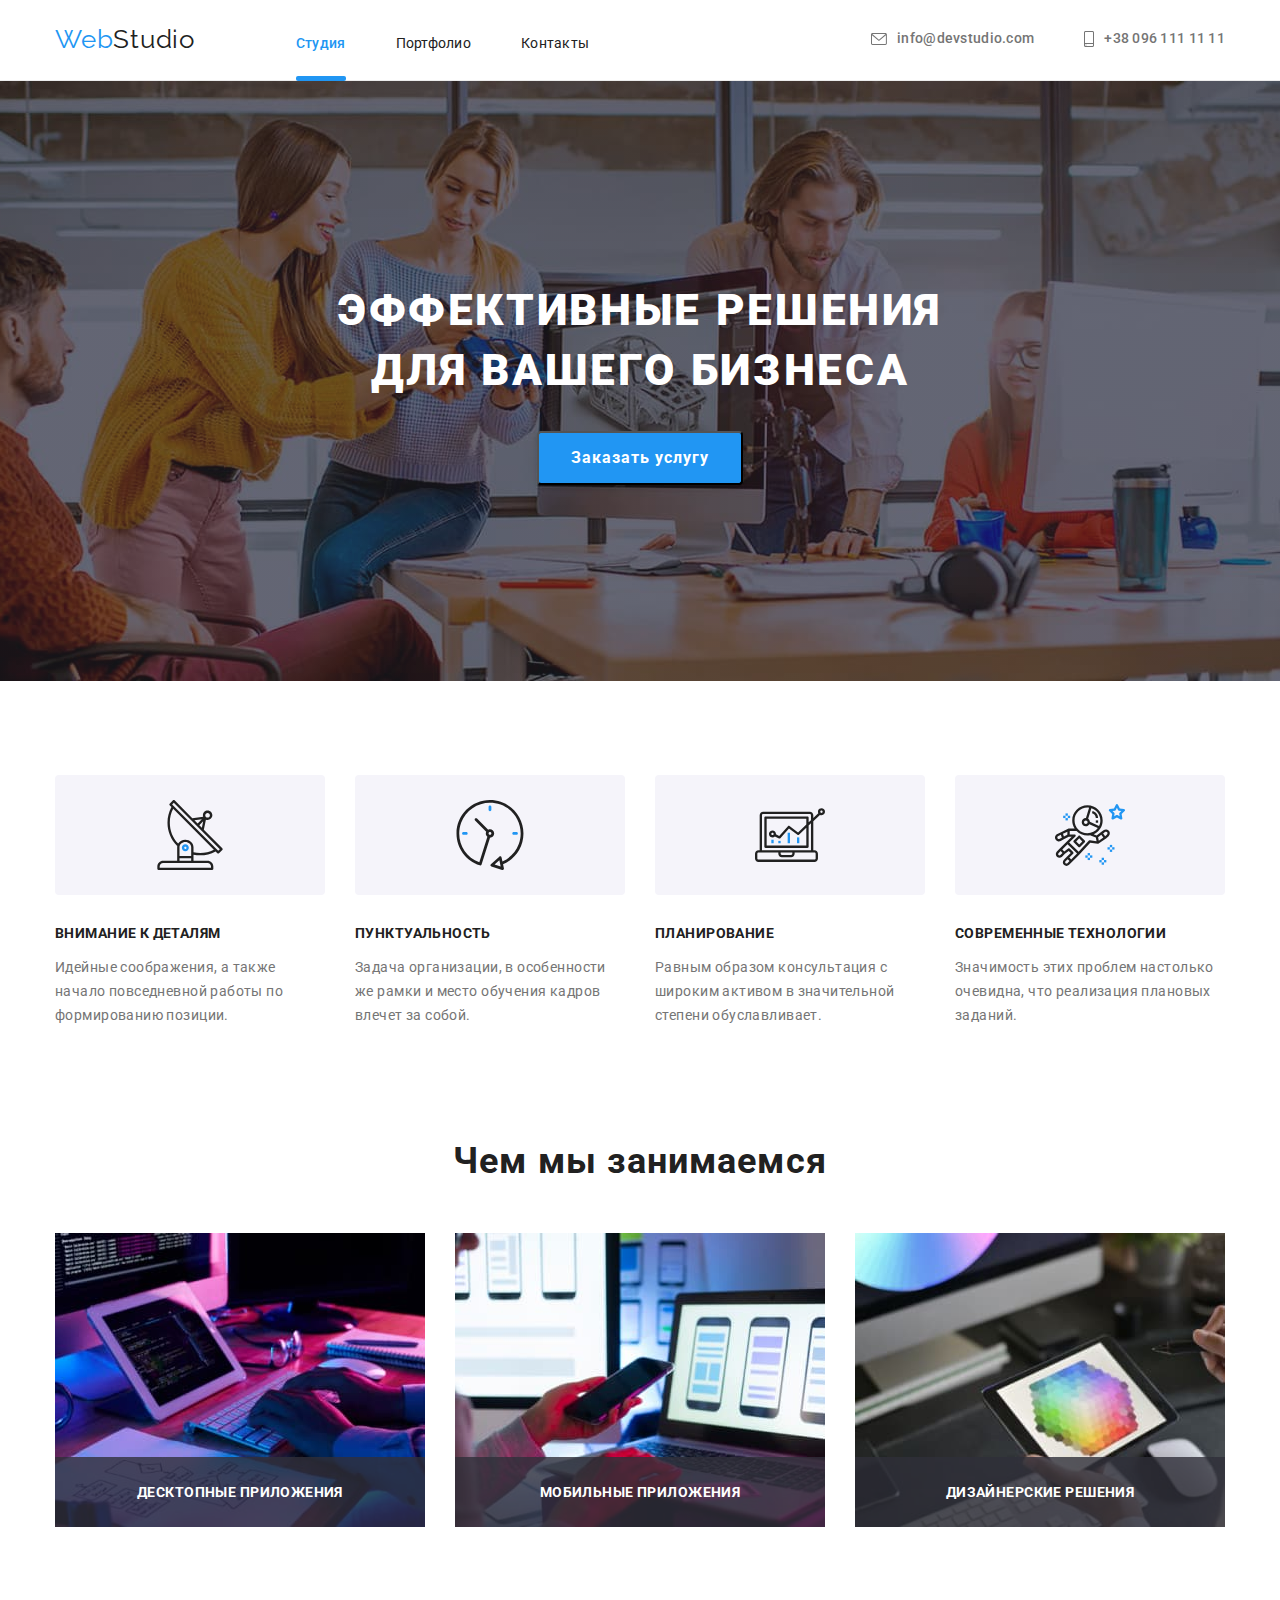
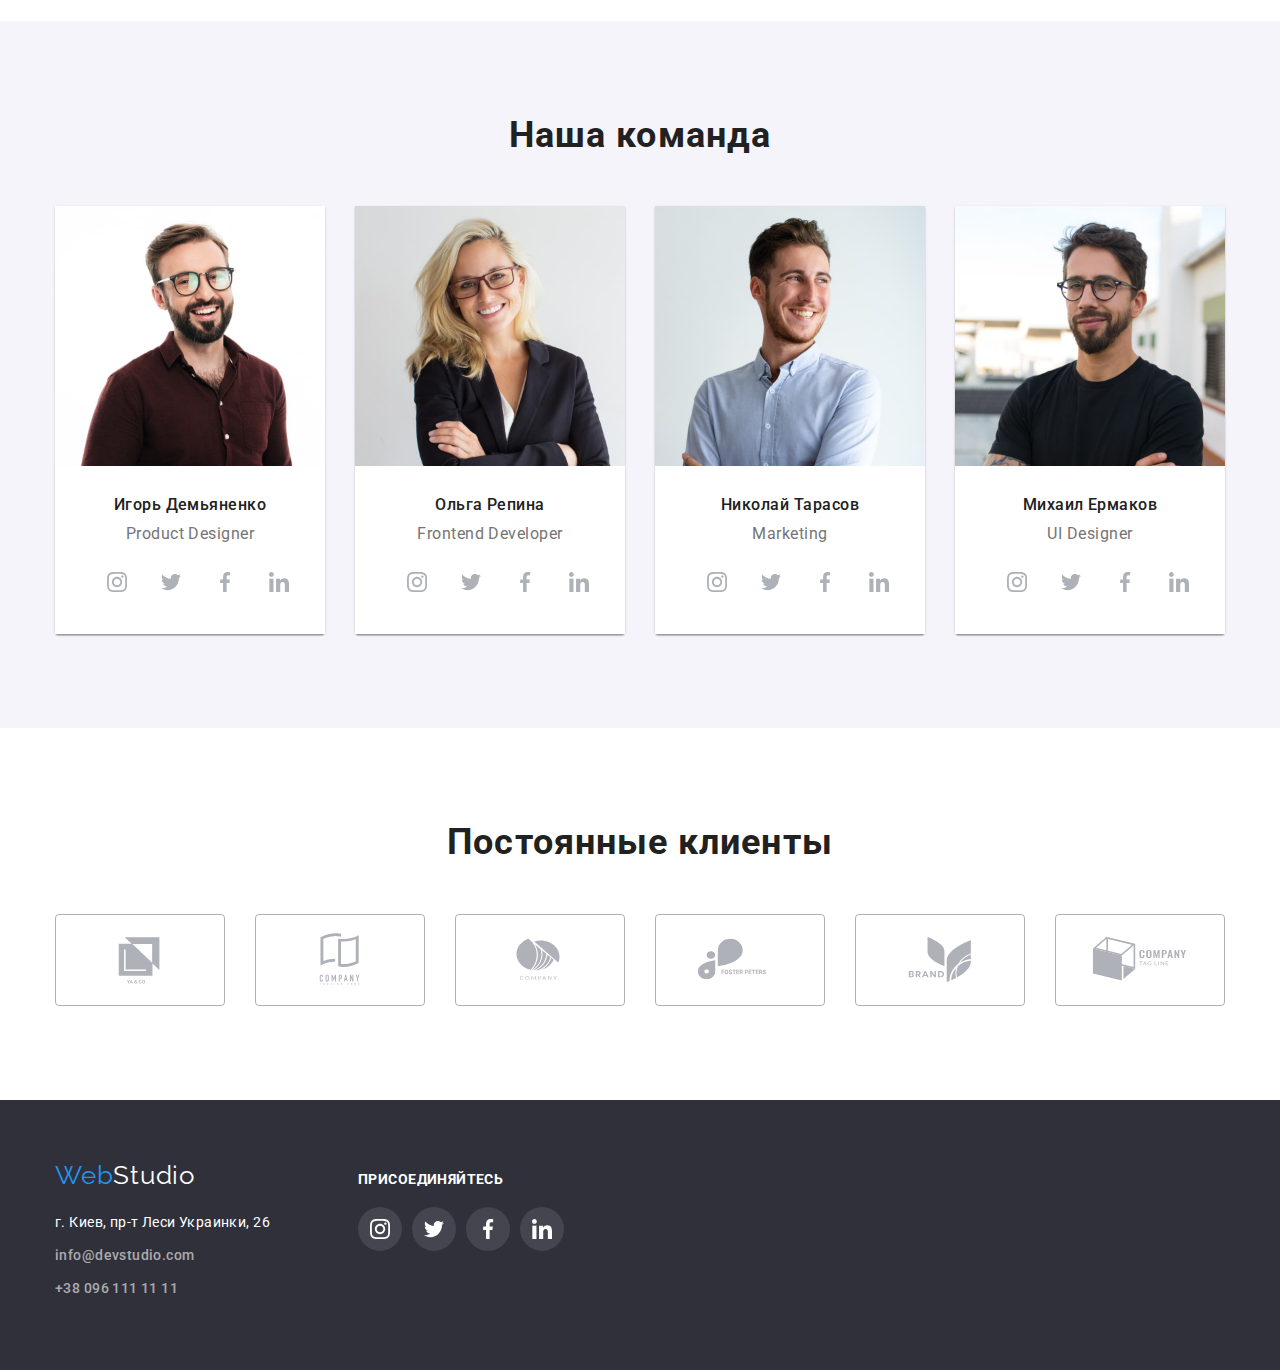
<file: index.html>
<!DOCTYPE html>
<html lang="ru">
  <head>
    <meta charset="UTF-8" />
    <meta http-equiv="X-UA-Compatible" content="IE=edge" />
    <meta name="viewport" content="width=device-width, initial-scale=1.0" />
    <title>WebStudio</title>
    <link
      rel="stylesheet"
      href="https://cdnjs.cloudflare.com/ajax/libs/modern-normalize/1.0.0/modern-normalize.min.css"
    />
    <link rel="preconnect" href="https://fonts.gstatic.com" />
    <link
      href="https://fonts.googleapis.com/css2?family=Raleway:wght@700&family=Roboto:wght@400;500;700;900&display=swap"
      rel="stylesheet"
    />
    <link rel="stylesheet" href="./css/styles.css" />
  </head>

  <body>
    <!--Верхняя линия страницы-->
    <header class="page-header">
      <div class="container">
        <nav class="nav">
          <a href="index.html" class="logo">
            <span class="logo-color">Web</span>Studio
          </a>
          <ul class="site-nav list">
            <li class="link-nav">
              <a class="link current" href="./index.html">Студия</a>
            </li>
            <li class="link-nav">
              <a class="link" href="./portfolio.html">Портфолио</a>
            </li>
            <li class="link-nav"><a class="link" href="">Контакты</a></li>
          </ul>
        </nav>
        <ul class="auth-nav list">
          <li class="link-auth">
            <a class="link" href="mailto:info@devstudio.com">
              <svg class="auth-nav-icon" width="16" height="12">
                <use href="./images/icons/sprite.svg#icon-envelope"></use>
              </svg>
              info@devstudio.com</a
            >
          </li>
          <li class="link-auth">
            <a class="link" href="tel:+380961111111">
              <svg class="auth-nav-icon" width="10" height="16">
                <use href="./images/icons/sprite.svg#icon-smartphone"></use>
              </svg>
              +38 096 111 11 11</a
            >
          </li>
        </ul>
      </div>
    </header>
    <main>
      <!--Шапка страницы-->
      <section class="section hero">
        <div class="container hero-content">
          <h1 class="hero-title">ЭФФЕКТИВНЫЕ РЕШЕНИЯ ДЛЯ ВАШЕГО БИЗНЕСА</h1>
          <button data-modal-open type="button" class="hero-btn button">
            Заказать услугу
          </button>
        </div>
      </section>

      <section class="section feutures">
        <div class="container">
          <!-- Заголовок в этой секция добавлен для понимания, при оформлении его не будет-->
          <h2 class="feutures-title">Наши особенности</h2>
          <ul class="list feutures-list">
            <li class="feutures-item">
              <div class="feutures-box">
                <svg class="icon-item">
                  <use href="./images/icons/sprite.svg#icon-antenna"></use>
                </svg>
              </div>
              <h3 class="section-title">ВНИМАНИЕ К ДЕТАЛЯМ</h3>
              <p class="section-text">
                Идейные соображения, а также начало повседневной работы по
                формированию позиции.
              </p>
            </li>
            <li class="feutures-item">
              <div class="feutures-box">
                <svg class="icon-item">
                  <use href="./images/icons/sprite.svg#icon-clock"></use>
                </svg>
              </div>
              <h3 class="section-title">ПУНКТУАЛЬНОСТЬ</h3>
              <p class="section-text">
                Задача организации, в особенности же рамки и место обучения
                кадров влечет за собой.
              </p>
            </li>
            <li class="feutures-item">
              <div class="feutures-box">
                <svg class="icon-item">
                  <use href="./images/icons/sprite.svg#icon-diagram"></use>
                </svg>
              </div>
              <h3 class="section-title">ПЛАНИРОВАНИЕ</h3>
              <p class="section-text">
                Равным образом консультация с широким активом в значительной
                степени обуславливает.
              </p>
            </li>
            <li class="feutures-item">
              <div class="feutures-box">
                <svg class="icon-item">
                  <use
                    href="./images/icons/sprite.svg#icon-astronaut"
                    width="70"
                    height="70"
                  ></use>
                </svg>
              </div>
              <h3 class="section-title">СОВРЕМЕННЫЕ ТЕХНОЛОГИИ</h3>
              <p class="section-text">
                Значимость этих проблем настолько очевидна, что реализация
                плановых заданий.
              </p>
            </li>
          </ul>
        </div>
      </section>
      <!--Чем занимается студия-->
      <section class="section work">
        <div class="container">
          <h2 class="work-title">Чем мы занимаемся</h2>
          <ul class="list work-list">
            <li class="work-img">
              <img
                src="./images/boxes/box1.jpg"
                width="370"
                alt="Набор текста на клавиатуре"
              />
              <div class="work-label">
                <p class="label">Десктопные приложения</p>
              </div>
            </li>
            <li class="work-img">
              <img
                src="./images/boxes/box2.jpg"
                width="370"
                alt="Телефон в руках"
              />
              <div class="work-label">
                <p class="label">Мобильные приложения</p>
              </div>
            </li>
            <li class="work-img">
              <img
                src="./images/boxes/box3.jpg"
                width="370"
                alt="Планшет в руках"
              />
              <div class="work-label">
                <p class="label">Дизайнерские решения</p>
              </div>
            </li>
          </ul>
        </div>
      </section>
      <!--Team section-->
      <section class="section team">
        <div class="container">
          <!--Команда-->
          <h2 class="team-section">Наша команда</h2>
          <ul class="team-list list">
            <li class="team-img">
              <img
                src="./images/team/ProductDesigner.jpg"
                width="270"
                alt="Игорь Демьяненко"
              />
              <div class="team-name">
                <h3 class="team-title">Игорь Демьяненко</h3>
                <p lang="en" class="team-text">Product Designer</p>
                <ul class="social-icons">
                  <li class="social-icons-item">
                    <a
                      href="https://instagram.com"
                      class="social-icons-link"
                      target="_blank"
                      rel="noopener noreferrer"
                    >
                      <svg class="social-icons-svg">
                        <use
                          href="./images/icons/sprite.svg#icon-instagram"
                        ></use>
                      </svg>
                    </a>
                  </li>
                  <li class="social-icons-item">
                    <a
                      href="https://twitter.com"
                      class="social-icons-link"
                      target="_blank"
                      rel="noopener noreferrer"
                    >
                      <svg class="social-icons-svg">
                        <use
                          href="./images/icons/sprite.svg#icon-twitter"
                        ></use>
                      </svg>
                    </a>
                  </li>
                  <li class="social-icons-item">
                    <a
                      href="https://facebook.com"
                      class="social-icons-link"
                      target="_blank"
                      rel="noopener noreferrer"
                    >
                      <svg class="social-icons-svg">
                        <use
                          href="./images/icons/sprite.svg#icon-facebook"
                        ></use>
                      </svg>
                    </a>
                  </li>
                  <li class="social-icons-item">
                    <a
                      href="https://linkedin.com"
                      class="social-icons-link"
                      target="_blank"
                      rel="noopener noreferrer"
                    >
                      <svg class="social-icons-svg">
                        <use
                          href="./images/icons/sprite.svg#icon-linkedin"
                        ></use>
                      </svg>
                    </a>
                  </li>
                </ul>
              </div>
            </li>
            <li class="team-img">
              <img
                src="./images/team/FrontendDeveloper.jpg"
                width="270"
                alt="Ольга Репина"
              />
              <div class="team-name">
                <h3 class="team-title">Ольга Репина</h3>
                <p lang="en" class="team-text">Frontend Developer</p>
                <ul class="social-icons">
                  <li class="social-icons-item">
                    <a
                      href="https://instagram.com"
                      class="social-icons-link"
                      target="_blank"
                      rel="noopener noreferrer"
                    >
                      <svg class="social-icons-svg">
                        <use
                          href="./images/icons/sprite.svg#icon-instagram"
                        ></use>
                      </svg>
                    </a>
                  </li>
                  <li class="social-icons-item">
                    <a
                      href="https://twitter.com"
                      class="social-icons-link"
                      target="_blank"
                      rel="noopener noreferrer"
                    >
                      <svg class="social-icons-svg">
                        <use
                          href="./images/icons/sprite.svg#icon-twitter"
                        ></use>
                      </svg>
                    </a>
                  </li>
                  <li class="social-icons-item">
                    <a
                      href="https://facebook.com"
                      class="social-icons-link"
                      target="_blank"
                      rel="noopener noreferrer"
                    >
                      <svg class="social-icons-svg">
                        <use
                          href="./images/icons/sprite.svg#icon-facebook"
                        ></use>
                      </svg>
                    </a>
                  </li>
                  <li class="social-icons-item">
                    <a
                      href="https://linkedin.com"
                      class="social-icons-link"
                      target="_blank"
                      rel="noopener noreferrer"
                    >
                      <svg class="social-icons-svg">
                        <use
                          href="./images/icons/sprite.svg#icon-linkedin"
                        ></use>
                      </svg>
                    </a>
                  </li>
                </ul>
              </div>
            </li>
            <li class="team-img">
              <img
                src="./images/team/Marketing.jpg"
                width="270"
                alt="Николай Тарасов"
              />
              <div class="team-name">
                <h3 class="team-title">Николай Тарасов</h3>
                <p lang="en" class="team-text">Marketing</p>
                <ul class="social-icons">
                  <li class="social-icons-item">
                    <a
                      href="https://instagram.com"
                      class="social-icons-link"
                      target="_blank"
                      rel="noopener noreferrer"
                    >
                      <svg class="social-icons-svg">
                        <use
                          href="./images/icons/sprite.svg#icon-instagram"
                        ></use>
                      </svg>
                    </a>
                  </li>
                  <li class="social-icons-item">
                    <a
                      href="https://twitter.com"
                      class="social-icons-link"
                      target="_blank"
                      rel="noopener noreferrer"
                    >
                      <svg class="social-icons-svg">
                        <use
                          href="./images/icons/sprite.svg#icon-twitter"
                        ></use>
                      </svg>
                    </a>
                  </li>
                  <li class="social-icons-item">
                    <a
                      href="https://facebook.com"
                      class="social-icons-link"
                      target="_blank"
                      rel="noopener noreferrer"
                    >
                      <svg class="social-icons-svg">
                        <use
                          href="./images/icons/sprite.svg#icon-facebook"
                        ></use>
                      </svg>
                    </a>
                  </li>
                  <li class="social-icons-item">
                    <a
                      href="https://linkedin.com"
                      class="social-icons-link"
                      target="_blank"
                      rel="noopener noreferrer"
                    >
                      <svg class="social-icons-svg">
                        <use
                          href="./images/icons/sprite.svg#icon-linkedin"
                        ></use>
                      </svg>
                    </a>
                  </li>
                </ul>
              </div>
            </li>
            <li class="team-img">
              <img
                src="./images/team/UIDesigner.jpg"
                width="270"
                alt="Михаил Ермаков"
              />
              <div class="team-name">
                <h3 class="team-title">Михаил Ермаков</h3>
                <p lang="en" class="team-text">UI Designer</p>
                <ul class="social-icons">
                  <li class="social-icons-item">
                    <a
                      href="https://instagram.com"
                      class="social-icons-link"
                      target="_blank"
                      rel="noopener noreferrer"
                    >
                      <svg class="social-icons-svg">
                        <use
                          href="./images/icons/sprite.svg#icon-instagram"
                        ></use>
                      </svg>
                    </a>
                  </li>
                  <li class="social-icons-item">
                    <a
                      href="https://twitter.com"
                      class="social-icons-link"
                      target="_blank"
                      rel="noopener noreferrer"
                    >
                      <svg class="social-icons-svg">
                        <use
                          href="./images/icons/sprite.svg#icon-twitter"
                        ></use>
                      </svg>
                    </a>
                  </li>
                  <li class="social-icons-item">
                    <a
                      href="https://facebook.com"
                      class="social-icons-link"
                      target="_blank"
                      rel="noopener noreferrer"
                    >
                      <svg class="social-icons-svg">
                        <use
                          href="./images/icons/sprite.svg#icon-facebook"
                        ></use>
                      </svg>
                    </a>
                  </li>
                  <li class="social-icons-item">
                    <a
                      href="https://linkedin.com"
                      class="social-icons-link"
                      target="_blank"
                      rel="noopener noreferrer"
                    >
                      <svg class="social-icons-svg">
                        <use
                          href="./images/icons/sprite.svg#icon-linkedin"
                        ></use>
                      </svg>
                    </a>
                  </li>
                </ul>
              </div>
            </li>
          </ul>
        </div>
      </section>
      <!--Clients section hw4-->
      <section class="section clients">
        <div class="container">
          <h2 class="section-title">Постоянные клиенты</h2>
          <ul class="clients-list list">
            <li class="clients-item">
              <div class="clients-box">
                <a href="" class="client-link link">
                  <svg class="clients-icon">
                    <use
                      class="client-icon-svg"
                      href="./images/icons/sprite.svg#icon-Logo1"
                    ></use>
                  </svg>
                </a>
              </div>
            </li>
            <li class="clients-item">
              <div class="clients-box">
                <a href="" class="client-link link">
                  <svg class="clients-icon">
                    <use
                      class="client-icon-svg"
                      href="./images/icons/sprite.svg#icon-Logo2"
                    ></use>
                  </svg>
                </a>
              </div>
            </li>
            <li class="clients-item">
              <div class="clients-box">
                <a href="" class="client-link link">
                  <svg class="clients-icon">
                    <use
                      class="client-icon-svg"
                      href="./images/icons/sprite.svg#icon-Logo3"
                    ></use>
                  </svg>
                </a>
              </div>
            </li>
            <li class="clients-item">
              <div class="clients-box">
                <a href="" class="client-link link">
                  <svg class="clients-icon">
                    <use
                      class="client-icon-svg"
                      href="./images/icons/sprite.svg#icon-Logo4"
                    ></use>
                  </svg>
                </a>
              </div>
            </li>
            <li class="clients-item">
              <div class="clients-box">
                <a href="" class="client-link link">
                  <svg class="clients-icon">
                    <use
                      class="client-icon-svg"
                      href="./images/icons/sprite.svg#icon-Logo5"
                    ></use>
                  </svg>
                </a>
              </div>
            </li>
            <li class="clients-item">
              <div class="clients-box">
                <a href="" class="client-link link">
                  <svg class="clients-icon">
                    <use
                      class="client-icon-svg"
                      href="./images/icons/sprite.svg#icon-Logo6"
                    ></use>
                  </svg>
                </a>
              </div>
            </li>
          </ul>
        </div>
      </section>
    </main>
    <!--Футер-->
    <footer class="section footer">
      <div class="container flex-container">
        <div class="footer-contacts">
          <a href="./index.html" class="logo"
            ><span class="logo-color">Web</span>Studio
          </a>
          <address class="address">
            г. Киев, пр-т Леси Украинки, 26 <br />
            <ul class="auth-nav list">
              <li>
                <a class="link" href="mailto:info@devstudio.com"
                  >info@devstudio.com</a
                >
              </li>
              <li>
                <a class="link" href="tel:+380961111111">+38 096 111 11 11</a>
              </li>
            </ul>
          </address>
        </div>
        <div class="social-links">
          <h3 class="section-title">ПРИСОЕДИНЯЙТЕСЬ</h3>
          <ul class="social-links-list list">
            <li class="social-links-item">
              <a
                href="https://instagram.com"
                class="social-icons-link"
                target="_blank"
                rel="noopener noreferrer"
              >
                <svg class="social-icons-svg">
                  <use href="./images/icons/sprite.svg#icon-instagram"></use>
                </svg>
              </a>
            </li>
            <li class="social-links-item">
              <a
                href="https://twitter.com"
                class="social-icons-link"
                target="_blank"
                rel="noopener noreferrer"
              >
                <svg class="social-icons-svg">
                  <use href="./images/icons/sprite.svg#icon-twitter"></use>
                </svg>
              </a>
            </li>
            <li class="social-links-item">
              <a
                href="https://facebook.com"
                class="social-icons-link"
                target="_blank"
                rel="noopener noreferrer"
              >
                <svg class="social-icons-svg">
                  <use href="./images/icons/sprite.svg#icon-facebook"></use>
                </svg>
              </a>
            </li>
            <li class="social-links-item">
              <a
                href="https://linkedin.com"
                class="social-icons-link"
                target="_blank"
                rel="noopener noreferrer"
              >
                <svg class="social-icons-svg">
                  <use href="./images/icons/sprite.svg#icon-linkedin"></use>
                </svg>
              </a>
            </li>
          </ul>
        </div>
      </div>
    </footer>
    <div class="backdrop is-hidden" data-modal>
      <div class="modal">
        <button class="modal-btn" data-modal-close>
          <svg class="modal-btn-icon">
            <use href="./images/icons/sprite.svg#icon-closebtn"></use>
          </svg>
        </button>
      </div>
    </div>
    <script src="./js/modal.js"></script>
  </body>
</html>
</file>
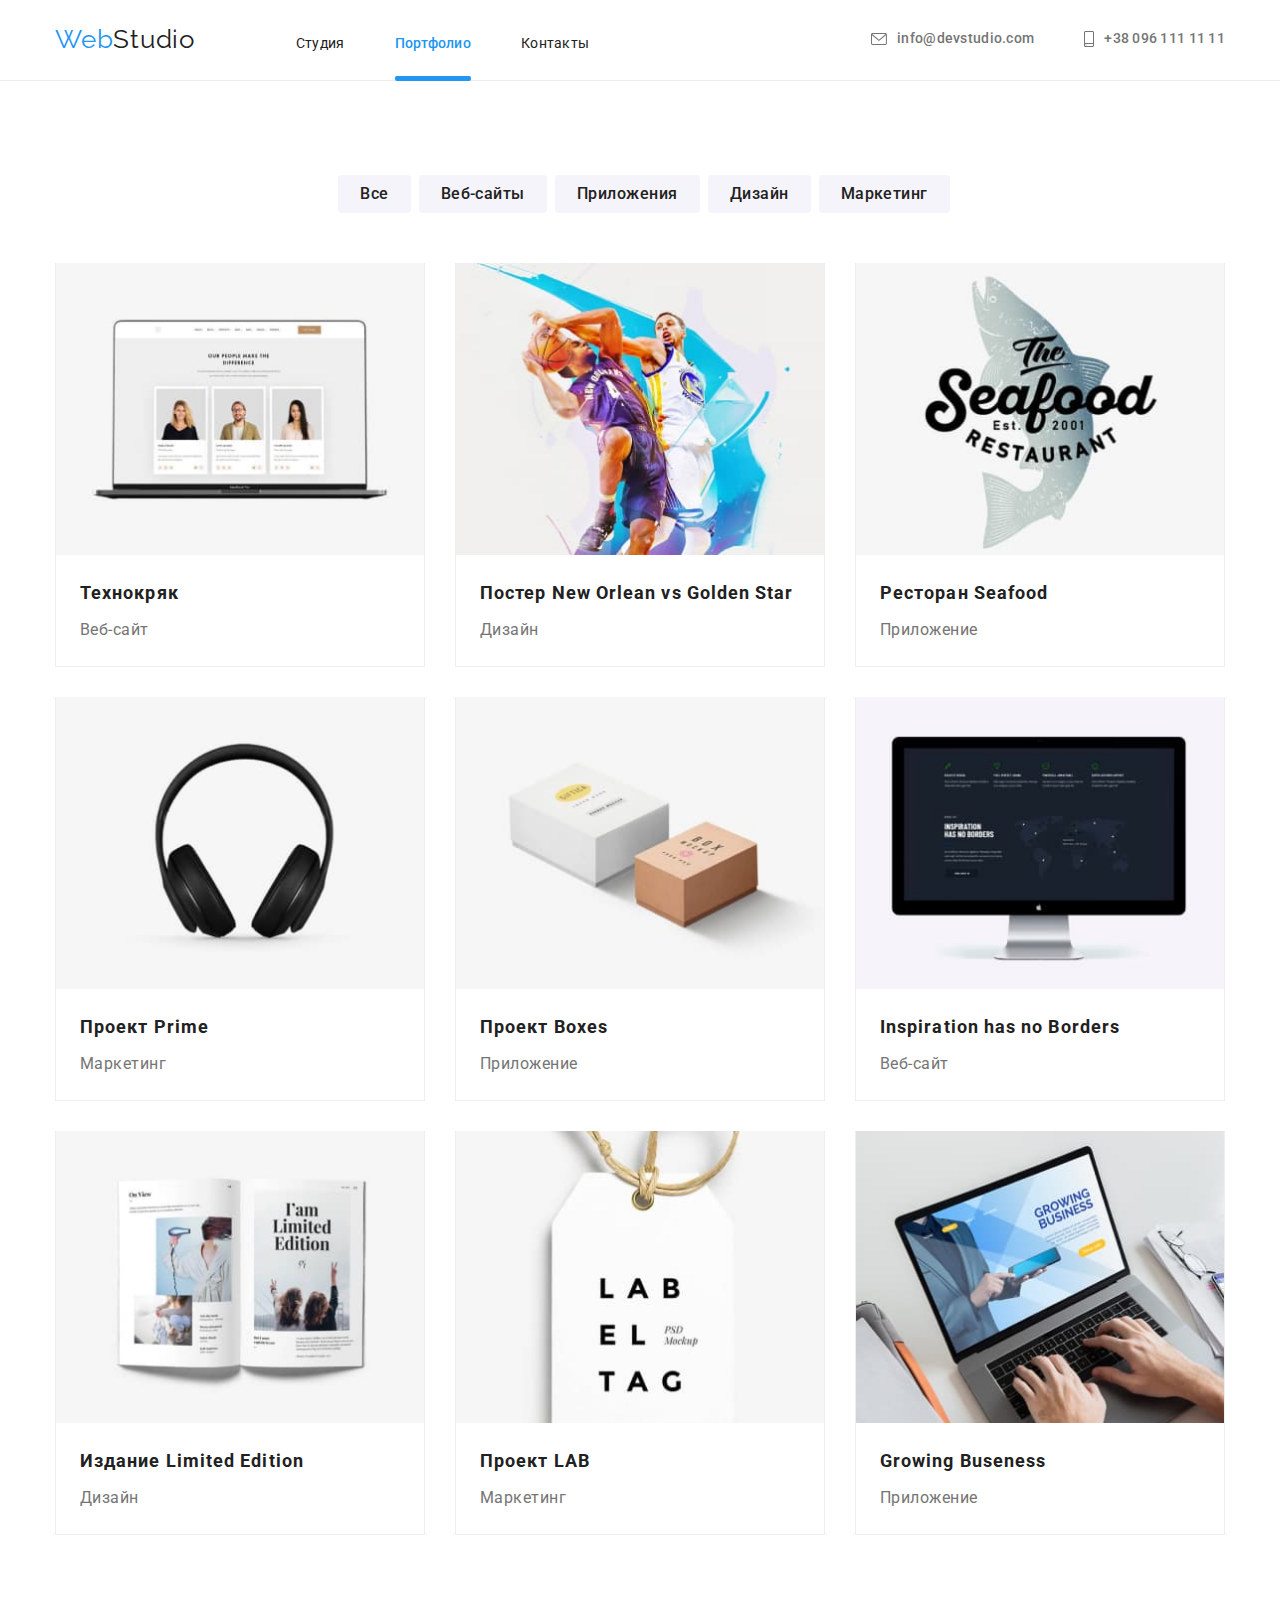
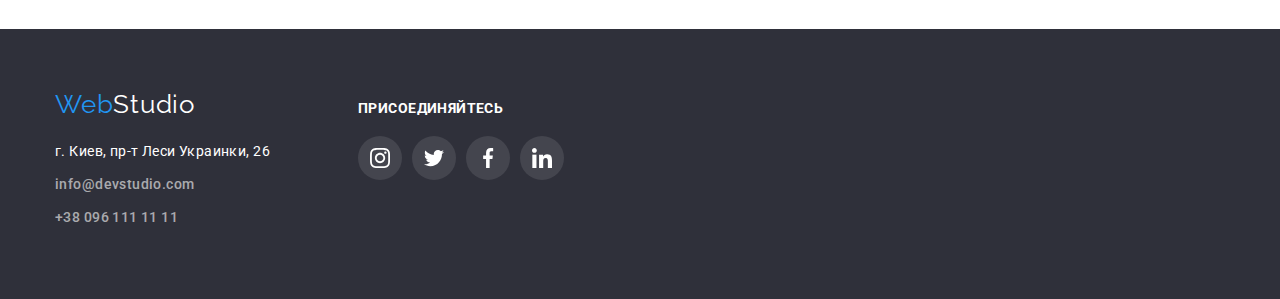
<file: portfolio.html>
<!DOCTYPE html>
<html lang="ru">
  <head>
    <meta charset="UTF-8" />
    <meta http-equiv="X-UA-Compatible" content="IE=edge" />
    <meta name="viewport" content="width=device-width, initial-scale=1.0" />
    <title>WebStudio</title>
    <link
      rel="stylesheet"
      href="https://cdnjs.cloudflare.com/ajax/libs/modern-normalize/1.0.0/modern-normalize.min.css"
    />
    <link rel="preconnect" href="https://fonts.gstatic.com" />
    <link
      href="https://fonts.googleapis.com/css2?family=Raleway:wght@700&family=Roboto:wght@400;500;700;900&display=swap"
      rel="stylesheet"
    />
    <link rel="stylesheet" href="./css/styles.css" />
  </head>
  <body>
    <!--Верхняя линия страницы-->
    <header class="page-header">
      <div class="container">
        <nav class="nav">
          <a href="index.html" class="logo">
            <span class="logo-color">Web</span>Studio
          </a>
          <ul class="site-nav list">
            <li class="link-nav">
              <a class="link" href="./index.html">Студия</a>
            </li>
            <li class="link-nav">
              <a class="link current" href="./portfolio.html">Портфолио</a>
            </li>
            <li class="link-nav"><a class="link" href="">Контакты</a></li>
          </ul>
        </nav>
        <ul class="auth-nav list">
          <li class="link-auth">
            <a class="link" href="mailto:info@devstudio.com">
              <svg class="auth-nav-icon" width="16" height="12">
                <use href="./images/icons/sprite.svg#icon-envelope"></use>
              </svg>
              info@devstudio.com</a
            >
          </li>
          <li class="link-auth">
            <a class="link" href="tel:+380961111111">
              <svg class="auth-nav-icon" width="10" height="16">
                <use href="./images/icons/sprite.svg#icon-smartphone"></use>
              </svg>
              +38 096 111 11 11</a
            >
          </li>
        </ul>
      </div>
    </header>
    <!--Шапка страницы портфолио-->
    <main>
      <section class="section portfolio">
        <div class="container">
          <h1 class="our-works">Наши работы</h1>
          <nav>
            <ul class="button-nav list">
              <li class="btn-item">
                <button type="button" class="button">Все</button>
              </li>
              <li class="btn-item">
                <button type="button" class="button">Веб-сайты</button>
              </li>
              <li class="btn-item">
                <button type="button" class="button">Приложения</button>
              </li>
              <li class="btn-item">
                <button type="button" class="button">Дизайн</button>
              </li>
              <li class="btn-item">
                <button type="button" class="button">Маркетинг</button>
              </li>
            </ul>
          </nav>

          <!--Галерея работ-->
          <ul class="gallery-list list">
            <li class="gallery-item">
              <div class="portfolio-thumb">
                <img
                  src="./images/portfolio/website1.jpg"
                  width="370"
                  alt="Технокряк"
                />
                <div class="portfolio-overlay">
                  <p class="overlay-text">
                    Технокряк это современная площадка распространения
                    коронавируса. Компании используют эту платформу для
                    цифрового шпионажа и атак на защищённые сервера конкурентов.
                  </p>
                </div>
              </div>
              <div class="portfolio-list">
                <h2 class="section-title">Технокряк</h2>
                <p class="section-text">Веб-сайт</p>
              </div>
            </li>
            <li class="gallery-item">
              <div class="portfolio-thumb">
                <img
                  src="./images/portfolio/poster.jpg"
                  width="370"
                  alt="Постер"
                />
                <div class="portfolio-overlay">
                  <p class="overlay-text">
                    Технокряк это современная площадка распространения
                    коронавируса. Компании используют эту платформу для
                    цифрового шпионажа и атак на защищённые сервера конкурентов.
                  </p>
                </div>
              </div>
              <div class="portfolio-list">
                <h2 class="section-title">Постер New Orlean vs Golden Star</h2>
                <p class="section-text">Дизайн</p>
              </div>
            </li>
            <li class="gallery-item">
              <div class="portfolio-thumb">
                <img
                  src="./images/portfolio/reastaurant.jpg"
                  width="370"
                  alt="Ресторан"
                />
                <div class="portfolio-overlay">
                  <p class="overlay-text">
                    Технокряк это современная площадка распространения
                    коронавируса. Компании используют эту платформу для
                    цифрового шпионажа и атак на защищённые сервера конкурентов.
                  </p>
                </div>
              </div>
              <div class="portfolio-list">
                <h2 class="section-title">Ресторан Seafood</h2>
                <p class="section-text">Приложение</p>
              </div>
            </li>
            <li class="gallery-item">
              <div class="portfolio-thumb">
                <img
                  src="./images/portfolio/marketing.jpg"
                  width="370"
                  alt="Проект Prime"
                />
                <div class="portfolio-overlay">
                  <p class="overlay-text">
                    Технокряк это современная площадка распространения
                    коронавируса. Компании используют эту платформу для
                    цифрового шпионажа и атак на защищённые сервера конкурентов.
                  </p>
                </div>
              </div>
              <div class="portfolio-list">
                <h2 class="section-title">Проект Prime</h2>
                <p class="section-text">Маркетинг</p>
              </div>
            </li>
            <li class="gallery-item">
              <div class="portfolio-thumb">
                <img
                  src="./images/portfolio/boxes.jpg"
                  width="370"
                  alt="Проект Boxes"
                />
                <div class="portfolio-overlay">
                  <p class="overlay-text">
                    Технокряк это современная площадка распространения
                    коронавируса. Компании используют эту платформу для
                    цифрового шпионажа и атак на защищённые сервера конкурентов.
                  </p>
                </div>
              </div>
              <div class="portfolio-list">
                <h2 class="section-title">Проект Boxes</h2>
                <p class="section-text">Приложение</p>
              </div>
            </li>
            <li class="gallery-item">
              <div class="portfolio-thumb">
                <img
                  src="./images/portfolio/website2.jpg"
                  width="370"
                  alt="Inspiration has no Borders"
                />
                <div class="portfolio-overlay">
                  <p class="overlay-text">
                    Технокряк это современная площадка распространения
                    коронавируса. Компании используют эту платформу для
                    цифрового шпионажа и атак на защищённые сервера конкурентов.
                  </p>
                </div>
              </div>
              <div class="portfolio-list">
                <h2 class="section-title">Inspiration has no Borders</h2>
                <p class="section-text">Веб-сайт</p>
              </div>
            </li>
            <li class="gallery-item">
              <div class="portfolio-thumb">
                <img
                  src="./images/portfolio/magazine.jpg"
                  width="370"
                  alt="Издание Limited Edition"
                />
                <div class="portfolio-overlay">
                  <p class="overlay-text">
                    Технокряк это современная площадка распространения
                    коронавируса. Компании используют эту платформу для
                    цифрового шпионажа и атак на защищённые сервера конкурентов.
                  </p>
                </div>
              </div>
              <div class="portfolio-list">
                <h2 class="section-title">Издание Limited Edition</h2>
                <p class="section-text">Дизайн</p>
              </div>
            </li>
            <li class="gallery-item">
              <div class="portfolio-thumb">
                <img
                  src="./images/portfolio/lab.jpg"
                  width="370"
                  alt="Проект LAB"
                />
                <div class="portfolio-overlay">
                  <p class="overlay-text">
                    Технокряк это современная площадка распространения
                    коронавируса. Компании используют эту платформу для
                    цифрового шпионажа и атак на защищённые сервера конкурентов.
                  </p>
                </div>
              </div>
              <div class="portfolio-list">
                <h2 class="section-title">Проект LAB</h2>
                <p class="section-text">Маркетинг</p>
              </div>
            </li>
            <li class="gallery-item">
              <div class="portfolio-thumb">
                <img
                  src="./images/portfolio/business.jpg"
                  width="370"
                  alt="Growing Buseness"
                />
                <div class="portfolio-overlay">
                  <p class="overlay-text">
                    Технокряк это современная площадка распространения
                    коронавируса. Компании используют эту платформу для
                    цифрового шпионажа и атак на защищённые сервера конкурентов.
                  </p>
                </div>
              </div>
              <div class="portfolio-list">
                <h2 class="section-title">Growing Buseness</h2>
                <p class="section-text">Приложение</p>
              </div>
            </li>
          </ul>
        </div>
      </section>
    </main>

    <!--Футер-->
    <footer class="section footer">
      <div class="container flex-container">
        <div class="footer-contacts">
          <a href="./index.html" class="logo"
            ><span class="logo-color">Web</span>Studio
          </a>
          <address class="address">
            г. Киев, пр-т Леси Украинки, 26 <br />
            <ul class="auth-nav list">
              <li>
                <a class="link" href="mailto:info@devstudio.com"
                  >info@devstudio.com</a
                >
              </li>
              <li>
                <a class="link" href="tel:+380961111111">+38 096 111 11 11</a>
              </li>
            </ul>
          </address>
        </div>
        <div class="social-links">
          <h3 class="section-title">ПРИСОЕДИНЯЙТЕСЬ</h3>
          <ul class="social-links-list list">
            <li class="social-links-item">
              <a
                href="https://instagram.com"
                class="social-icons-link"
                target="_blank"
                rel="noopener noreferrer"
              >
                <svg class="social-icons-svg">
                  <use href="./images/icons/sprite.svg#icon-instagram"></use>
                </svg>
              </a>
            </li>
            <li class="social-links-item">
              <a
                href="https://twitter.com"
                class="social-icons-link"
                target="_blank"
                rel="noopener noreferrer"
              >
                <svg class="social-icons-svg">
                  <use href="./images/icons/sprite.svg#icon-twitter"></use>
                </svg>
              </a>
            </li>
            <li class="social-links-item">
              <a
                href="https://facebook.com"
                class="social-icons-link"
                target="_blank"
                rel="noopener noreferrer"
              >
                <svg class="social-icons-svg">
                  <use href="./images/icons/sprite.svg#icon-facebook"></use>
                </svg>
              </a>
            </li>
            <li class="social-links-item">
              <a
                href="https://linkedin.com"
                class="social-icons-link"
                target="_blank"
                rel="noopener noreferrer"
              >
                <svg class="social-icons-svg">
                  <use href="./images/icons/sprite.svg#icon-linkedin"></use>
                </svg>
              </a>
            </li>
          </ul>
        </div>
      </div>
    </footer>
  </body>
</html>
</file>
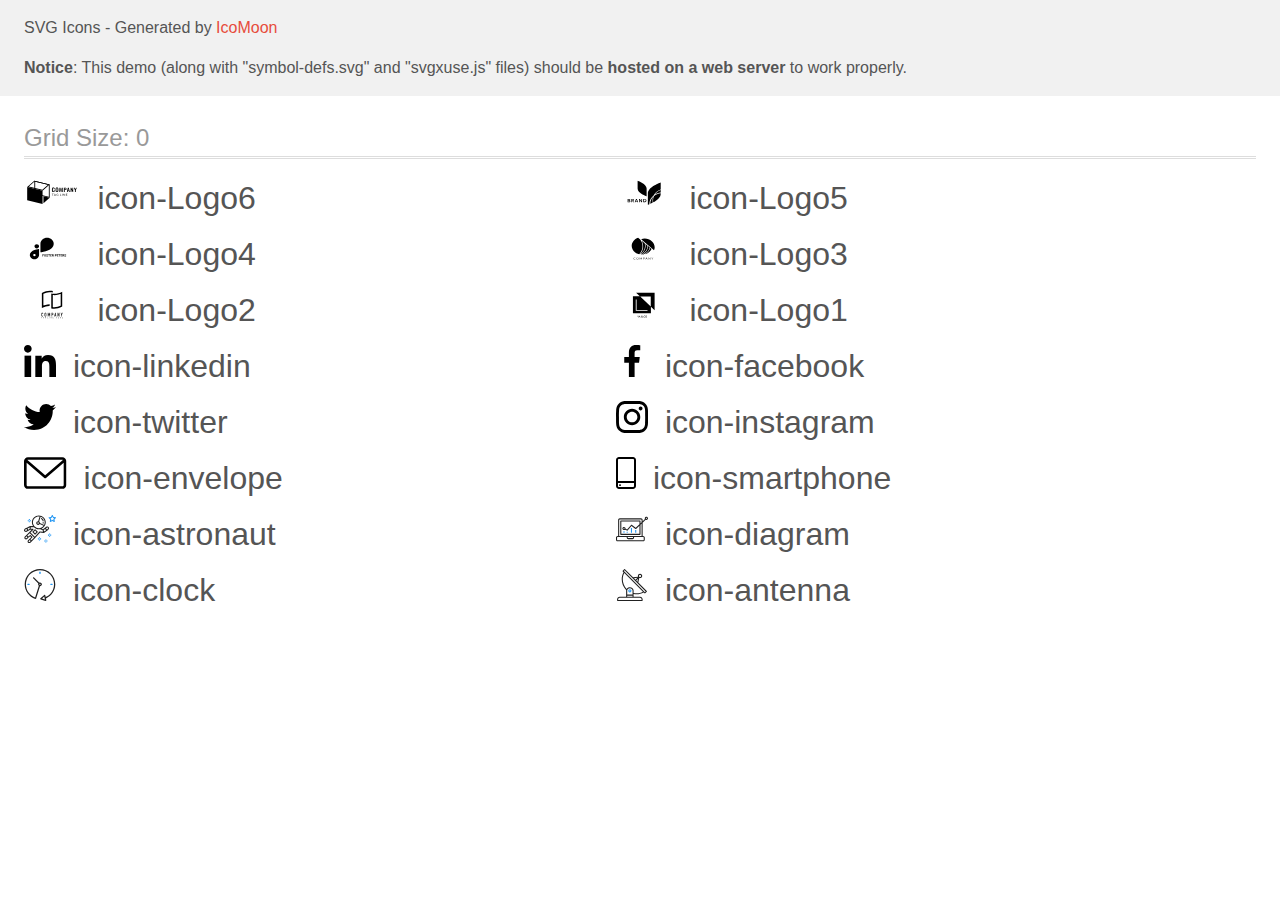
<file: images/icons/icomoon/demo-external-svg.html>
<!doctype html>
<html>
<head>
    <title>IcoMoon - SVG Icons</title>
    <meta charset="utf-8">
    <meta name="viewport" content="width=device-width, initial-scale=1">
    <link rel="stylesheet" href="demo-files/demo.css">
    <link rel="stylesheet" href="style.css">
</head>
<body>
<header class="bgc1 clearfix">
<div class="mhl">
    <p>SVG Icons - Generated by <a href="https://icomoon.io/app">IcoMoon</a></p><p><strong>Notice</strong>: This demo (along with "symbol-defs.svg" and "svgxuse.js" files) should be <b>hosted on a web server</b> to work properly.</p>
</div>
</header>
    <div class="clearfix mhl ptl">
        <h1 class="mvm mtn fgc1">Grid Size: 0</h1>
        <div class="glyph fs1">
            <div class="clearfix pbs">
                <svg class="icon icon-Logo6"><use xlink:href="symbol-defs.svg#icon-Logo6"></use></svg><span class="name"> icon-Logo6</span>
            </div>
        </div>
        <div class="glyph fs1">
            <div class="clearfix pbs">
                <svg class="icon icon-Logo5"><use xlink:href="symbol-defs.svg#icon-Logo5"></use></svg><span class="name"> icon-Logo5</span>
            </div>
        </div>
        <div class="glyph fs1">
            <div class="clearfix pbs">
                <svg class="icon icon-Logo4"><use xlink:href="symbol-defs.svg#icon-Logo4"></use></svg><span class="name"> icon-Logo4</span>
            </div>
        </div>
        <div class="glyph fs1">
            <div class="clearfix pbs">
                <svg class="icon icon-Logo3"><use xlink:href="symbol-defs.svg#icon-Logo3"></use></svg><span class="name"> icon-Logo3</span>
            </div>
        </div>
        <div class="glyph fs1">
            <div class="clearfix pbs">
                <svg class="icon icon-Logo2"><use xlink:href="symbol-defs.svg#icon-Logo2"></use></svg><span class="name"> icon-Logo2</span>
            </div>
        </div>
        <div class="glyph fs1">
            <div class="clearfix pbs">
                <svg class="icon icon-Logo1"><use xlink:href="symbol-defs.svg#icon-Logo1"></use></svg><span class="name"> icon-Logo1</span>
            </div>
        </div>
        <div class="glyph fs1">
            <div class="clearfix pbs">
                <svg class="icon icon-linkedin"><use xlink:href="symbol-defs.svg#icon-linkedin"></use></svg><span class="name"> icon-linkedin</span>
            </div>
        </div>
        <div class="glyph fs1">
            <div class="clearfix pbs">
                <svg class="icon icon-facebook"><use xlink:href="symbol-defs.svg#icon-facebook"></use></svg><span class="name"> icon-facebook</span>
            </div>
        </div>
        <div class="glyph fs1">
            <div class="clearfix pbs">
                <svg class="icon icon-twitter"><use xlink:href="symbol-defs.svg#icon-twitter"></use></svg><span class="name"> icon-twitter</span>
            </div>
        </div>
        <div class="glyph fs1">
            <div class="clearfix pbs">
                <svg class="icon icon-instagram"><use xlink:href="symbol-defs.svg#icon-instagram"></use></svg><span class="name"> icon-instagram</span>
            </div>
        </div>
        <div class="glyph fs1">
            <div class="clearfix pbs">
                <svg class="icon icon-envelope"><use xlink:href="symbol-defs.svg#icon-envelope"></use></svg><span class="name"> icon-envelope</span>
            </div>
        </div>
        <div class="glyph fs1">
            <div class="clearfix pbs">
                <svg class="icon icon-smartphone"><use xlink:href="symbol-defs.svg#icon-smartphone"></use></svg><span class="name"> icon-smartphone</span>
            </div>
        </div>
        <div class="glyph fs1">
            <div class="clearfix pbs">
                <svg class="icon icon-astronaut"><use xlink:href="symbol-defs.svg#icon-astronaut"></use></svg><span class="name"> icon-astronaut</span>
            </div>
        </div>
        <div class="glyph fs1">
            <div class="clearfix pbs">
                <svg class="icon icon-diagram"><use xlink:href="symbol-defs.svg#icon-diagram"></use></svg><span class="name"> icon-diagram</span>
            </div>
        </div>
        <div class="glyph fs1">
            <div class="clearfix pbs">
                <svg class="icon icon-clock"><use xlink:href="symbol-defs.svg#icon-clock"></use></svg><span class="name"> icon-clock</span>
            </div>
        </div>
        <div class="glyph fs1">
            <div class="clearfix pbs">
                <svg class="icon icon-antenna"><use xlink:href="symbol-defs.svg#icon-antenna"></use></svg><span class="name"> icon-antenna</span>
            </div>
        </div>
  </div>
<script defer src="svgxuse.js"></script>
</body>
</html>
</file>
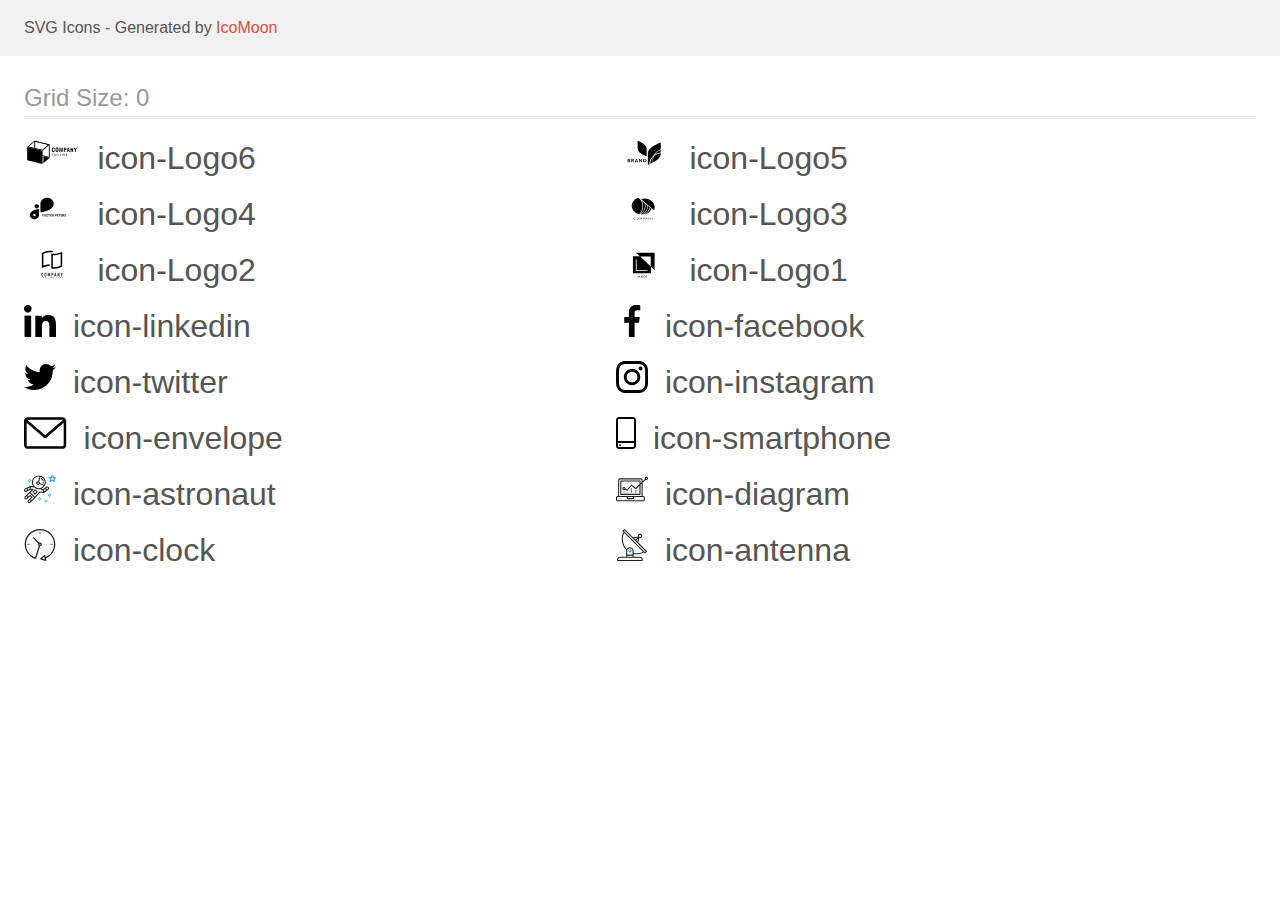
<file: images/icons/icomoon/demo.html>
<!doctype html>
<html>
<head>
    <title>IcoMoon - SVG Icons</title>
    <meta charset="utf-8">
    <meta name="viewport" content="width=device-width, initial-scale=1">
    <link rel="stylesheet" href="demo-files/demo.css">
    <link rel="stylesheet" href="style.css">
</head>
<body>
<svg aria-hidden="true" style="position: absolute; width: 0; height: 0; overflow: hidden;" version="1.1" xmlns="http://www.w3.org/2000/svg" xmlns:xlink="http://www.w3.org/1999/xlink">
<defs>
<symbol id="icon-Logo6" viewBox="0 0 57 32">
<path d="M28.493 14.618c-0.236-0.315-0.349-0.686-0.323-1.061v-1.538c0-0.471 0.107-0.83 0.321-1.075s0.581-0.367 1.102-0.366c0.489 0 0.836 0.104 1.042 0.313 0.224 0.266 0.333 0.592 0.308 0.92v0.361h-0.875v-0.366c0.003-0.12-0.005-0.24-0.025-0.358-0.013-0.081-0.057-0.156-0.125-0.213-0.090-0.061-0.203-0.091-0.317-0.083-0.12-0.008-0.239 0.024-0.333 0.088-0.076 0.063-0.127 0.145-0.145 0.235-0.025 0.126-0.037 0.253-0.034 0.38v1.866c-0.014 0.18 0.025 0.36 0.112 0.524 0.044 0.055 0.104 0.099 0.175 0.127s0.149 0.038 0.226 0.029c0.112 0.008 0.223-0.022 0.31-0.084 0.071-0.061 0.117-0.141 0.13-0.227 0.020-0.124 0.030-0.249 0.027-0.374v-0.379h0.875v0.346c0.025 0.342-0.082 0.682-0.303 0.967-0.201 0.228-0.544 0.343-1.047 0.343s-0.884-0.122-1.1-0.375z"></path>
<path d="M32.137 14.633c-0.221-0.239-0.332-0.588-0.332-1.050v-1.617c0-0.457 0.11-0.802 0.332-1.037s0.591-0.351 1.109-0.35c0.515 0 0.882 0.117 1.103 0.35 0.221 0.235 0.333 0.58 0.333 1.037v1.617c0 0.457-0.112 0.807-0.337 1.048s-0.591 0.361-1.1 0.361c-0.509 0-0.886-0.122-1.109-0.36zM33.654 14.245c0.079-0.15 0.115-0.314 0.105-0.479v-1.98c0.010-0.161-0.025-0.322-0.103-0.469-0.044-0.057-0.106-0.101-0.179-0.129s-0.152-0.037-0.231-0.027c-0.079-0.009-0.159 0-0.231 0.028s-0.135 0.072-0.18 0.129c-0.080 0.146-0.116 0.308-0.105 0.469v1.99c-0.011 0.165 0.025 0.329 0.105 0.479 0.051 0.050 0.114 0.091 0.185 0.119s0.147 0.042 0.225 0.042c0.078 0 0.154-0.014 0.225-0.042s0.134-0.068 0.185-0.119v-0.009z"></path>
<path d="M35.735 10.626h0.942l0.708 2.984 0.725-2.984h0.917l0.092 4.308h-0.678l-0.072-2.994-0.699 2.994h-0.544l-0.725-3.005-0.067 3.005h-0.685l0.085-4.308z"></path>
<path d="M40.176 10.626h1.468c0.846 0 1.268 0.408 1.268 1.223 0 0.781-0.445 1.171-1.335 1.17h-0.5v1.915h-0.906l0.005-4.308zM41.43 12.467c0.090 0.010 0.18 0.003 0.266-0.021s0.165-0.063 0.232-0.115c0.104-0.146 0.15-0.316 0.13-0.486 0.005-0.131-0.010-0.263-0.044-0.391-0.013-0.043-0.036-0.083-0.067-0.118s-0.070-0.065-0.114-0.087c-0.126-0.052-0.265-0.076-0.404-0.069h-0.352v1.287h0.352z"></path>
<path d="M44.218 10.626h0.973l0.998 4.308h-0.844l-0.197-0.993h-0.868l-0.203 0.993h-0.857l0.998-4.308zM45.050 13.441l-0.339-1.808-0.339 1.808h0.678z"></path>
<path d="M46.996 10.626h0.634l1.214 2.457v-2.457h0.752v4.308h-0.603l-1.221-2.565v2.565h-0.777l0.002-4.308z"></path>
<path d="M51.357 13.291l-1.009-2.659h0.85l0.616 1.708 0.578-1.708h0.832l-0.997 2.659v1.642h-0.87v-1.642z"></path>
<path d="M29.892 16.817v0.225h-0.739v1.75h-0.31v-1.75h-0.743v-0.225h1.792z"></path>
<path d="M32.209 18.793h-0.239c-0.024 0.001-0.048-0.005-0.067-0.019-0.018-0.011-0.032-0.027-0.040-0.045l-0.214-0.469h-1.026l-0.214 0.469c-0.006 0.020-0.017 0.038-0.033 0.053-0.019 0.013-0.043 0.020-0.067 0.019h-0.239l0.906-1.976h0.315l0.917 1.968zM30.709 18.059h0.855l-0.362-0.804c-0.027-0.061-0.049-0.123-0.067-0.186-0.013 0.038-0.024 0.073-0.034 0.105l-0.033 0.083-0.359 0.802z"></path>
<path d="M33.771 18.599c0.057 0.003 0.114 0.003 0.17 0 0.049-0.004 0.097-0.012 0.145-0.023 0.044-0.009 0.088-0.021 0.13-0.036 0.040-0.014 0.080-0.031 0.121-0.048v-0.444h-0.362c-0.009 0-0.018-0.001-0.026-0.003s-0.016-0.007-0.023-0.012c-0.006-0.004-0.011-0.010-0.014-0.016s-0.005-0.013-0.004-0.020v-0.152h0.703v0.757c-0.057 0.035-0.118 0.067-0.181 0.094-0.065 0.028-0.132 0.050-0.201 0.067-0.074 0.019-0.15 0.032-0.227 0.041-0.088 0.008-0.176 0.013-0.264 0.012-0.156 0.001-0.311-0.024-0.457-0.073-0.136-0.047-0.259-0.117-0.362-0.206-0.101-0.090-0.18-0.196-0.234-0.313-0.057-0.131-0.085-0.27-0.083-0.41-0.002-0.141 0.026-0.281 0.082-0.413 0.052-0.117 0.132-0.224 0.234-0.313 0.103-0.089 0.227-0.159 0.362-0.205 0.155-0.050 0.32-0.075 0.486-0.074 0.084-0 0.169 0.006 0.252 0.017 0.074 0.010 0.146 0.027 0.216 0.050 0.063 0.021 0.124 0.047 0.181 0.078 0.056 0.031 0.108 0.065 0.158 0.103l-0.087 0.122c-0.007 0.011-0.017 0.021-0.029 0.027s-0.027 0.010-0.041 0.010c-0.020-0.001-0.040-0.006-0.056-0.016-0.027-0.013-0.056-0.028-0.089-0.047-0.038-0.021-0.079-0.039-0.121-0.053-0.054-0.019-0.11-0.033-0.167-0.044-0.076-0.012-0.153-0.018-0.23-0.017-0.12-0.001-0.238 0.017-0.35 0.055-0.101 0.035-0.192 0.088-0.266 0.156-0.075 0.071-0.132 0.155-0.169 0.246-0.081 0.214-0.081 0.445 0 0.659 0.040 0.093 0.101 0.178 0.181 0.249 0.074 0.068 0.164 0.121 0.265 0.156 0.115 0.034 0.237 0.047 0.359 0.039z"></path>
<path d="M36.659 18.567h0.989v0.225h-1.292v-1.976h0.31l-0.007 1.75z"></path>
<path d="M38.678 18.792h-0.31v-1.976h0.31v1.976z"></path>
<path d="M39.83 16.826c0.018 0.009 0.034 0.021 0.047 0.036l1.324 1.489c-0.002-0.023-0.002-0.047 0-0.070 0-0.022 0-0.044 0-0.064v-1.408h0.27v1.984h-0.156c-0.023 0.002-0.046-0.002-0.067-0.011-0.019-0.010-0.035-0.023-0.049-0.038l-1.323-1.488c0 0.023 0 0.045 0 0.067s0 0.042 0 0.061v1.408h-0.259v-1.976h0.161c0.017 0 0.035 0.003 0.051 0.009z"></path>
<path d="M43.753 16.817v0.217h-1.098v0.652h0.89v0.21h-0.89v0.674h1.098v0.217h-1.417v-1.971h1.417z"></path>
<path d="M11.286 4.616l13.757 3.372v11.818l-13.757-3.371v-11.819zM10.404 3.609v13.401l15.52 3.806v-13.399l-15.52-3.807z"></path>
<path d="M18.722 27.036l-15.522-3.809v-13.399l15.522 3.807v13.401z"></path>
<path d="M10.661 4.465l13.578 3.33-5.774 4.987-13.58-3.332 5.776-4.985zM10.404 3.609l-7.204 6.219 15.522 3.807 7.202-6.219-15.52-3.807z"></path>
<path d="M19.595 26.282l6.329-5.465-6.329-1.553v7.018z"></path>
</symbol>
<symbol id="icon-Logo5" viewBox="0 0 57 32">
<path d="M14.27 23.859c0.13 0.147 0.199 0.332 0.196 0.521 0.007 0.123-0.017 0.247-0.070 0.361s-0.132 0.216-0.233 0.297c-0.252 0.175-0.565 0.26-0.881 0.24h-1.549v-3.302h1.517c0.299-0.018 0.596 0.059 0.84 0.219 0.098 0.075 0.176 0.17 0.227 0.277s0.074 0.224 0.068 0.341c0.009 0.182-0.054 0.361-0.176 0.505-0.118 0.131-0.28 0.222-0.462 0.258 0.205 0.034 0.391 0.134 0.523 0.282zM12.454 23.36h0.648c0.147 0.010 0.294-0.029 0.412-0.11 0.049-0.040 0.087-0.090 0.111-0.146s0.034-0.116 0.028-0.176c0.005-0.060-0.005-0.12-0.029-0.175s-0.061-0.106-0.108-0.147c-0.122-0.083-0.273-0.123-0.425-0.111h-0.638v0.866zM13.578 24.627c0.052-0.041 0.093-0.093 0.12-0.151s0.038-0.121 0.034-0.184c0.004-0.064-0.008-0.127-0.035-0.186s-0.069-0.111-0.121-0.153c-0.127-0.086-0.283-0.128-0.44-0.119h-0.68v0.908h0.689c0.155 0.008 0.309-0.032 0.435-0.114z"></path>
<path d="M17.371 25.278l-0.844-1.291h-0.317v1.291h-0.726v-3.302h1.374c0.346-0.022 0.689 0.078 0.957 0.281 0.192 0.179 0.308 0.415 0.327 0.666s-0.061 0.499-0.224 0.7c-0.17 0.178-0.401 0.296-0.655 0.336l0.898 1.32h-0.789zM16.21 23.538h0.594c0.412 0 0.618-0.167 0.618-0.5 0.004-0.068-0.007-0.136-0.033-0.2s-0.066-0.122-0.118-0.171c-0.13-0.099-0.298-0.147-0.467-0.134h-0.601l0.007 1.005z"></path>
<path d="M21.339 24.614h-1.446l-0.255 0.665h-0.761l1.328-3.265h0.823l1.323 3.265h-0.761l-0.25-0.665zM21.145 24.114l-0.529-1.394-0.529 1.394h1.057z"></path>
<path d="M26.305 25.278h-0.721l-1.616-2.245v2.245h-0.719v-3.302h0.719l1.616 2.258v-2.258h0.721v3.302z"></path>
<path d="M30.417 24.488c-0.149 0.249-0.376 0.452-0.652 0.582-0.314 0.145-0.662 0.217-1.013 0.208h-1.283v-3.302h1.283c0.351-0.008 0.698 0.061 1.013 0.203 0.276 0.127 0.503 0.328 0.652 0.576 0.148 0.269 0.226 0.565 0.226 0.866s-0.077 0.598-0.226 0.866zM29.593 24.409c0.206-0.219 0.319-0.499 0.319-0.788s-0.113-0.569-0.319-0.788c-0.249-0.199-0.573-0.3-0.902-0.281h-0.5v2.137h0.5c0.329 0.019 0.654-0.082 0.902-0.281z"></path>
<path d="M21.79 3.609c0 0 9.301 3.215 9.103 7.867v7.869c0 0-9.294-3.217-9.1-7.869l-0.004-7.867z"></path>
<path d="M39.179 17.503c1.757-1.107 3.788-1.792 5.909-1.994v-2.463c-2.444 0.862-4.517 2.426-5.909 4.457z"></path>
<path d="M38.124 18.245c1.438-2.651 3.93-4.696 6.964-5.715v-7.098c0 0-13.245 4.58-12.965 11.205v11.203c0 0 0.59-0.205 1.519-0.589 0-0.358 0-0.719 0.042-1.082 0.274-3.076 1.871-5.926 4.44-7.924z"></path>
<path d="M36.864 22.407c0.070-0.777 0.225-1.546 0.463-2.294-1.599 1.725-2.568 3.866-2.77 6.122-0.019 0.213-0.030 0.426-0.035 0.645 0.752-0.331 1.628-0.744 2.548-1.229-0.235-1.067-0.304-2.159-0.206-3.244z"></path>
<path d="M37.391 22.447c-0.088 0.982-0.033 1.969 0.164 2.938 3.619-1.983 7.685-5.046 7.528-8.748v-0.323c-2.585 0.265-5.004 1.3-6.885 2.946-0.44 1.020-0.712 2.094-0.807 3.188z"></path>
</symbol>
<symbol id="icon-Logo4" viewBox="0 0 57 32">
<path d="M12.878 11.255h-0.002c-1.279 0-2.316 0.921-2.316 2.058v0.001c0 1.137 1.037 2.058 2.316 2.058h0.002c1.279 0 2.316-0.921 2.316-2.058v-0.001c0-1.137-1.037-2.058-2.316-2.058z"></path>
<path d="M29.971 10.597c-0.004-1.579-0.711-3.092-1.967-4.208s-2.958-1.745-4.735-1.749v0c-1.777 0.003-3.48 0.631-4.737 1.748s-1.964 2.63-1.968 4.209v8.706c0 0 13.405-1.327 13.406-8.704v-0.001z"></path>
<path d="M5.867 22.16c0.003 1.098 0.496 2.151 1.369 2.928s2.058 1.215 3.294 1.218c1.236-0.003 2.42-0.441 3.294-1.218s1.366-1.829 1.37-2.927v-6.057c0 0-9.327 0.924-9.327 6.056zM10.53 23.245c-0.242 0-0.478-0.064-0.678-0.183s-0.357-0.289-0.45-0.487c-0.092-0.198-0.117-0.417-0.069-0.627s0.163-0.404 0.334-0.556c0.171-0.152 0.388-0.255 0.625-0.297s0.482-0.020 0.706 0.062c0.223 0.082 0.414 0.221 0.548 0.4s0.206 0.388 0.206 0.603c0.001 0.143-0.031 0.284-0.092 0.417s-0.151 0.252-0.264 0.353c-0.114 0.101-0.248 0.182-0.397 0.236s-0.308 0.083-0.468 0.083v-0.004z"></path>
<path d="M19.956 22.647h-0.9v0.93h-0.469v-2.275h1.481v0.38h-1.012v0.588h0.9v0.378zM22.209 22.491c0 0.224-0.040 0.42-0.119 0.589s-0.193 0.299-0.341 0.391c-0.147 0.092-0.316 0.137-0.506 0.137-0.189 0-0.357-0.045-0.505-0.136s-0.262-0.22-0.344-0.387c-0.081-0.169-0.122-0.363-0.123-0.581v-0.112c0-0.224 0.040-0.421 0.12-0.591 0.081-0.171 0.195-0.302 0.342-0.392 0.148-0.092 0.317-0.137 0.506-0.137s0.358 0.046 0.505 0.137c0.148 0.091 0.262 0.221 0.342 0.392 0.081 0.17 0.122 0.366 0.122 0.589v0.102zM21.734 22.388c0-0.238-0.043-0.42-0.128-0.544s-0.207-0.186-0.366-0.186c-0.157 0-0.279 0.061-0.364 0.184-0.085 0.122-0.129 0.301-0.13 0.538v0.111c0 0.232 0.043 0.412 0.128 0.541s0.208 0.192 0.369 0.192c0.157 0 0.278-0.061 0.363-0.184 0.084-0.124 0.127-0.304 0.128-0.541v-0.111zM23.73 22.98c0-0.089-0.031-0.156-0.094-0.203-0.063-0.048-0.175-0.098-0.337-0.15-0.163-0.053-0.291-0.105-0.386-0.156-0.258-0.14-0.387-0.328-0.387-0.564 0-0.123 0.034-0.232 0.103-0.328 0.070-0.097 0.169-0.172 0.298-0.227 0.13-0.054 0.276-0.081 0.438-0.081 0.163 0 0.307 0.030 0.434 0.089 0.127 0.058 0.226 0.141 0.295 0.248s0.106 0.229 0.106 0.366h-0.469c0-0.104-0.033-0.185-0.098-0.242s-0.158-0.087-0.277-0.087c-0.115 0-0.204 0.024-0.267 0.073-0.064 0.048-0.095 0.111-0.095 0.191 0 0.074 0.037 0.136 0.111 0.186 0.075 0.050 0.185 0.097 0.33 0.141 0.267 0.080 0.461 0.18 0.583 0.298s0.183 0.267 0.183 0.444c0 0.197-0.075 0.352-0.223 0.464-0.149 0.111-0.349 0.167-0.602 0.167-0.175 0-0.334-0.032-0.478-0.095-0.144-0.065-0.254-0.153-0.33-0.264s-0.113-0.241-0.113-0.388h0.47c0 0.251 0.15 0.377 0.45 0.377 0.111 0 0.198-0.022 0.261-0.067 0.063-0.046 0.094-0.109 0.094-0.191zM26.231 21.682h-0.697v1.895h-0.469v-1.895h-0.687v-0.38h1.853v0.38zM27.869 22.591h-0.9v0.609h1.056v0.377h-1.525v-2.275h1.522v0.38h-1.053v0.542h0.9v0.367zM29.142 22.744h-0.373v0.833h-0.469v-2.275h0.845c0.269 0 0.476 0.060 0.622 0.18s0.219 0.289 0.219 0.508c0 0.155-0.034 0.285-0.102 0.389-0.067 0.103-0.168 0.185-0.305 0.247l0.492 0.93v0.022h-0.503l-0.427-0.833zM28.769 22.365h0.378c0.118 0 0.209-0.030 0.273-0.089 0.065-0.060 0.097-0.143 0.097-0.248 0-0.107-0.031-0.192-0.092-0.253-0.060-0.061-0.154-0.092-0.28-0.092h-0.377v0.683zM31.609 22.775v0.802h-0.469v-2.275h0.887c0.171 0 0.321 0.031 0.45 0.094s0.23 0.152 0.3 0.267c0.070 0.115 0.105 0.245 0.105 0.392 0 0.223-0.077 0.399-0.23 0.528-0.152 0.128-0.363 0.192-0.633 0.192h-0.411zM31.609 22.396h0.419c0.124 0 0.218-0.029 0.283-0.088 0.066-0.058 0.098-0.142 0.098-0.25 0-0.111-0.033-0.202-0.098-0.27s-0.156-0.104-0.272-0.106h-0.43v0.714zM34.575 22.591h-0.9v0.609h1.056v0.377h-1.525v-2.275h1.522v0.38h-1.053v0.542h0.9v0.367zM36.75 21.682h-0.697v1.895h-0.469v-1.895h-0.688v-0.38h1.853v0.38zM38.387 22.591h-0.9v0.609h1.056v0.377h-1.525v-2.275h1.522v0.38h-1.053v0.542h0.9v0.367zM39.661 22.744h-0.373v0.833h-0.469v-2.275h0.845c0.269 0 0.476 0.060 0.622 0.18s0.219 0.289 0.219 0.508c0 0.155-0.034 0.285-0.102 0.389-0.067 0.103-0.168 0.185-0.305 0.247l0.492 0.93v0.022h-0.503l-0.427-0.833zM39.287 22.365h0.378c0.118 0 0.209-0.030 0.273-0.089 0.065-0.060 0.097-0.143 0.097-0.248 0-0.107-0.031-0.192-0.092-0.253-0.060-0.061-0.154-0.092-0.28-0.092h-0.377v0.683zM42.042 22.98c0-0.089-0.031-0.156-0.094-0.203-0.063-0.048-0.175-0.098-0.337-0.15-0.163-0.053-0.291-0.105-0.386-0.156-0.258-0.14-0.388-0.328-0.388-0.564 0-0.123 0.034-0.232 0.103-0.328 0.070-0.097 0.169-0.172 0.298-0.227 0.13-0.054 0.276-0.081 0.438-0.081 0.163 0 0.307 0.030 0.434 0.089 0.127 0.058 0.226 0.141 0.295 0.248 0.071 0.107 0.106 0.229 0.106 0.366h-0.469c0-0.104-0.033-0.185-0.098-0.242s-0.158-0.087-0.277-0.087c-0.115 0-0.204 0.024-0.267 0.073-0.064 0.048-0.095 0.111-0.095 0.191 0 0.074 0.037 0.136 0.111 0.186 0.075 0.050 0.185 0.097 0.33 0.141 0.267 0.080 0.461 0.18 0.583 0.298s0.183 0.267 0.183 0.444c0 0.197-0.074 0.352-0.223 0.464-0.149 0.111-0.349 0.167-0.602 0.167-0.175 0-0.334-0.032-0.478-0.095-0.144-0.065-0.254-0.153-0.33-0.264-0.075-0.111-0.112-0.241-0.112-0.388h0.47c0 0.251 0.15 0.377 0.45 0.377 0.111 0 0.198-0.022 0.261-0.067 0.063-0.046 0.094-0.109 0.094-0.191z"></path>
</symbol>
<symbol id="icon-Logo3" viewBox="0 0 57 32">
<path d="M19.417 26.187c0.008 0 0.017 0.002 0.025 0.005s0.015 0.007 0.020 0.013l0.116 0.111c-0.090 0.090-0.202 0.162-0.327 0.211-0.147 0.053-0.305 0.079-0.464 0.076-0.149 0.003-0.298-0.021-0.436-0.071-0.125-0.045-0.237-0.113-0.329-0.2-0.094-0.089-0.166-0.194-0.212-0.308-0.051-0.127-0.076-0.261-0.074-0.396-0.002-0.135 0.025-0.27 0.080-0.397 0.051-0.115 0.127-0.22 0.225-0.308 0.099-0.087 0.218-0.155 0.349-0.201 0.143-0.048 0.296-0.072 0.449-0.071 0.143-0.003 0.285 0.019 0.417 0.064 0.115 0.043 0.221 0.104 0.313 0.178l-0.097 0.119c-0.007 0.008-0.015 0.016-0.025 0.021-0.012 0.007-0.025 0.010-0.039 0.009-0.015-0.001-0.030-0.005-0.042-0.013l-0.052-0.032-0.073-0.040c-0.031-0.015-0.064-0.028-0.097-0.039-0.043-0.013-0.087-0.024-0.132-0.032-0.057-0.009-0.115-0.013-0.173-0.013-0.111-0.001-0.22 0.017-0.323 0.053-0.096 0.034-0.182 0.084-0.253 0.149-0.073 0.069-0.128 0.15-0.164 0.238-0.041 0.101-0.061 0.207-0.060 0.313-0.002 0.108 0.018 0.216 0.060 0.318 0.035 0.087 0.090 0.167 0.161 0.236 0.067 0.064 0.149 0.114 0.241 0.147 0.095 0.034 0.197 0.051 0.3 0.050 0.059 0.001 0.119-0.003 0.177-0.010 0.096-0.010 0.188-0.039 0.269-0.085 0.041-0.023 0.079-0.049 0.115-0.078 0.015-0.012 0.035-0.020 0.055-0.020z"></path>
<path d="M22.776 25.629c0.002 0.134-0.025 0.267-0.078 0.393-0.047 0.114-0.122 0.218-0.219 0.305s-0.214 0.155-0.344 0.2c-0.285 0.094-0.599 0.094-0.884 0-0.129-0.046-0.245-0.114-0.342-0.201-0.097-0.089-0.172-0.194-0.221-0.308-0.105-0.255-0.105-0.533 0-0.787 0.050-0.115 0.125-0.22 0.221-0.31 0.097-0.084 0.214-0.15 0.342-0.193 0.284-0.096 0.6-0.096 0.884 0 0.129 0.046 0.246 0.114 0.343 0.201 0.096 0.088 0.17 0.191 0.22 0.304 0.054 0.127 0.080 0.261 0.078 0.395zM22.47 25.629c0.002-0.107-0.016-0.214-0.055-0.316-0.033-0.087-0.086-0.168-0.156-0.236-0.068-0.065-0.152-0.116-0.246-0.149-0.207-0.069-0.436-0.069-0.643 0-0.094 0.033-0.178 0.084-0.246 0.149-0.071 0.068-0.125 0.149-0.157 0.236-0.074 0.206-0.074 0.426 0 0.632 0.033 0.087 0.086 0.168 0.157 0.236 0.068 0.065 0.152 0.115 0.246 0.148 0.207 0.067 0.435 0.067 0.643 0 0.093-0.033 0.177-0.083 0.246-0.148 0.070-0.069 0.123-0.149 0.156-0.236 0.039-0.102 0.058-0.209 0.055-0.316z"></path>
<path d="M25.067 25.96l0.030 0.071c0.012-0.025 0.022-0.048 0.033-0.071 0.011-0.024 0.024-0.047 0.038-0.070l0.743-1.174c0.015-0.020 0.028-0.033 0.042-0.037 0.020-0.005 0.040-0.007 0.061-0.006h0.22v1.909h-0.26v-1.404c0-0.018 0-0.038 0-0.059-0.001-0.022-0.001-0.044 0-0.066l-0.747 1.19c-0.009 0.018-0.025 0.033-0.044 0.043s-0.041 0.016-0.064 0.016h-0.042c-0.023 0-0.045-0.005-0.064-0.016s-0.034-0.026-0.044-0.044l-0.769-1.198c0 0.023 0 0.046 0 0.068s0 0.043 0 0.061v1.404h-0.252v-1.905h0.22c0.021-0.001 0.041 0.001 0.061 0.006 0.018 0.008 0.032 0.021 0.041 0.037l0.759 1.175c0.015 0.022 0.028 0.045 0.038 0.068z"></path>
<path d="M27.864 25.865v0.715h-0.291v-1.906h0.649c0.122-0.002 0.244 0.012 0.362 0.042 0.094 0.023 0.181 0.064 0.256 0.119 0.065 0.052 0.114 0.116 0.145 0.187 0.034 0.078 0.051 0.161 0.049 0.244 0.001 0.084-0.017 0.167-0.054 0.244-0.035 0.073-0.089 0.138-0.157 0.191-0.075 0.057-0.162 0.1-0.257 0.126-0.113 0.031-0.232 0.046-0.35 0.044l-0.352-0.005zM27.864 25.66h0.352c0.076 0.001 0.153-0.009 0.225-0.029 0.060-0.018 0.115-0.046 0.163-0.082 0.044-0.035 0.078-0.078 0.099-0.126 0.024-0.051 0.036-0.105 0.035-0.16 0.003-0.053-0.007-0.106-0.029-0.155s-0.057-0.094-0.102-0.13c-0.111-0.075-0.251-0.112-0.391-0.102h-0.352v0.786z"></path>
<path d="M31.772 26.583h-0.23c-0.023 0.001-0.046-0.006-0.064-0.018-0.017-0.012-0.029-0.027-0.038-0.044l-0.198-0.461h-0.993l-0.205 0.461c-0.008 0.017-0.020 0.032-0.036 0.043-0.018 0.013-0.042 0.020-0.065 0.019h-0.23l0.872-1.909h0.302l0.884 1.909zM30.333 25.874h0.82l-0.346-0.777c-0.026-0.058-0.048-0.118-0.065-0.179l-0.034 0.1c-0.010 0.030-0.022 0.058-0.032 0.081l-0.343 0.776z"></path>
<path d="M33.029 24.682c0.017 0.008 0.032 0.020 0.044 0.034l1.272 1.439c0-0.023 0-0.046 0-0.067s0-0.043 0-0.063v-1.352h0.26v1.909h-0.145c-0.021 0.001-0.041-0.003-0.060-0.011-0.018-0.009-0.034-0.021-0.047-0.035l-1.271-1.438c0.001 0.022 0.001 0.044 0 0.066 0 0.021 0 0.040 0 0.058v1.361h-0.26v-1.909h0.154c0.018-0 0.036 0.003 0.052 0.009z"></path>
<path d="M36.748 25.823v0.758h-0.291v-0.758l-0.804-1.15h0.26c0.022-0.001 0.045 0.005 0.063 0.016 0.016 0.012 0.029 0.027 0.039 0.043l0.503 0.742c0.020 0.032 0.038 0.061 0.052 0.088s0.026 0.054 0.036 0.081l0.038-0.082c0.014-0.030 0.031-0.059 0.049-0.087l0.496-0.747c0.010-0.015 0.023-0.028 0.038-0.040 0.017-0.013 0.040-0.020 0.063-0.019h0.263l-0.806 1.155z"></path>
<path d="M24.923 21.47c0.127 0.014 0.255 0.025 0.384 0.035 1.962-0.763 3.622-2.011 4.772-3.588s1.74-3.415 1.695-5.282l-2.162-1.879c0.44 1.988 0.234 4.043-0.594 5.935s-2.245 3.547-4.094 4.779z"></path>
<path d="M24.151 21.383l0.058 0.010c1.975-1.228 3.482-2.942 4.323-4.921s0.981-4.133 0.4-6.181l-3.080-2.676c1.246 2.2 1.747 4.661 1.446 7.098s-1.393 4.75-3.147 6.67z"></path>
<path d="M34.596 14.841c-0.523 2.052-1.794 3.902-3.624 5.276-0.534 0.404-1.111 0.763-1.722 1.074 1.49-0.38 2.859-1.053 4.003-1.966s2.030-2.042 2.592-3.3l-1.249-1.084z"></path>
<path d="M34.106 14.539l-1.778-1.545c-0.034 1.762-0.61 3.483-1.669 4.986s-2.562 2.731-4.352 3.559h0.009c0.399-0 0.798-0.021 1.194-0.062 1.673-0.593 3.151-1.537 4.303-2.748s1.94-2.65 2.295-4.189z"></path>
<path d="M24.409 6.486l-2.122-1.846c-1.897 0.637-3.528 1.756-4.68 3.212s-1.772 3.179-1.778 4.946v0c0.007 1.952 0.763 3.846 2.149 5.383s3.322 2.628 5.501 3.101c1.946-2.060 3.085-4.605 3.252-7.266s-0.647-5.299-2.323-7.53z"></path>
<path d="M39.008 14.255c-0.008-2.316-1.070-4.535-2.955-6.173s-4.439-2.561-7.105-2.567c-1.232-0.001-2.453 0.196-3.602 0.582l12.99 11.286c0.445-0.998 0.673-2.058 0.672-3.128z"></path>
</symbol>
<symbol id="icon-Logo2" viewBox="0 0 57 32">
<path d="M26.727 3.165h-0.073c-0.112-0.007-0.224-0.010-0.336-0.012v0h-0.243c-0.212 0-0.428 0.005-0.642 0.016-0.016-0.001-0.032-0.001-0.049 0-1.944 0.11-3.848 0.596-5.609 1.431l-0.231 0.111v11.809l0.54-0.183c0.474-0.163 0.978-0.309 1.5-0.445 1.411-0.362 2.861-0.555 4.317-0.574v1.551c-0.193 0.001-0.38 0.007-0.568 0.016h-0.045c-1.121 0.061-2.233 0.232-3.322 0.51-1.378 0.345-2.708 0.863-3.957 1.542v-15.145c1.298-0.757 2.695-1.325 4.151-1.688 1.278-0.33 2.593-0.5 3.913-0.504h0.228c0.273 0.007 0.538 0.019 0.788 0.038 0.658 0.046 1.31 0.15 1.95 0.311v1.527c-0.621-0.145-1.253-0.24-1.889-0.285-0.013-0.001-0.026-0.002-0.039-0.003-0.132-0.011-0.263-0.022-0.386-0.022zM29.415 4.726c0.339 0.026 0.689 0.038 1.044 0.038 1.388-0.005 2.769-0.182 4.114-0.528 1.378-0.346 2.706-0.865 3.956-1.543v14.875c-1.298 0.756-2.696 1.325-4.153 1.688-1.279 0.329-2.593 0.498-3.913 0.503-1 0.008-1.997-0.11-2.968-0.35v-14.971c0.229 0.053 0.465 0.102 0.706 0.142 0.394 0.066 0.81 0.115 1.214 0.145zM36.985 4.841l-0.54 0.182c-0.497 0.167-0.997 0.316-1.5 0.449-1.465 0.377-2.971 0.57-4.483 0.575-0.352 0-0.676-0.010-0.989-0.030l-0.43-0.028v12.148l0.37 0.033c0.343 0.030 0.696 0.045 1.052 0.045 1.191-0.005 2.377-0.159 3.531-0.457 0.95-0.238 1.874-0.57 2.759-0.991l0.231-0.111v-11.813z"></path>
<path d="M19.060 24.113c-0.078-0.080-0.171-0.144-0.274-0.186s-0.214-0.061-0.326-0.057c-0.119-0.002-0.237 0.021-0.347 0.065-0.101 0.040-0.193 0.101-0.27 0.178s-0.135 0.17-0.174 0.271c-0.042 0.107-0.063 0.22-0.062 0.335v2.023c-0.005 0.143 0.022 0.284 0.080 0.415 0.048 0.104 0.117 0.196 0.202 0.271 0.081 0.068 0.176 0.117 0.278 0.144 0.098 0.028 0.2 0.042 0.302 0.042 0.113 0.001 0.224-0.023 0.326-0.070 0.101-0.044 0.193-0.108 0.27-0.187 0.075-0.079 0.135-0.171 0.177-0.271 0.043-0.102 0.065-0.212 0.065-0.323v-0.226h-0.529v0.18c0.002 0.062-0.009 0.123-0.031 0.18-0.017 0.043-0.043 0.082-0.077 0.114-0.033 0.026-0.070 0.046-0.111 0.058-0.036 0.012-0.073 0.018-0.111 0.019-0.047 0.006-0.095-0.002-0.139-0.021s-0.081-0.049-0.11-0.088c-0.050-0.081-0.074-0.176-0.070-0.271v-1.887c-0.003-0.105 0.019-0.208 0.065-0.302 0.027-0.043 0.066-0.077 0.112-0.098s0.097-0.030 0.147-0.024c0.046-0.002 0.091 0.008 0.132 0.028s0.077 0.049 0.104 0.086c0.059 0.078 0.090 0.173 0.088 0.271v0.175h0.524v-0.206c0.001-0.121-0.021-0.241-0.065-0.354-0.039-0.106-0.099-0.203-0.177-0.285z"></path>
<path d="M22.202 24.090c-0.169-0.142-0.381-0.221-0.602-0.222-0.108 0-0.215 0.020-0.316 0.057-0.103 0.037-0.198 0.093-0.279 0.165-0.088 0.079-0.158 0.175-0.205 0.283-0.053 0.124-0.079 0.257-0.077 0.392v1.941c-0.004 0.137 0.023 0.272 0.077 0.397 0.048 0.104 0.118 0.197 0.205 0.271 0.081 0.075 0.176 0.133 0.279 0.171 0.101 0.037 0.208 0.056 0.316 0.057s0.215-0.020 0.316-0.057c0.105-0.038 0.202-0.096 0.286-0.171 0.084-0.076 0.152-0.168 0.2-0.271 0.054-0.125 0.081-0.261 0.077-0.397v-1.941c0.003-0.135-0.024-0.268-0.077-0.392-0.047-0.107-0.115-0.203-0.2-0.283zM21.955 26.706c0.004 0.052-0.003 0.104-0.021 0.152s-0.047 0.092-0.084 0.128c-0.070 0.059-0.158 0.091-0.249 0.091s-0.179-0.032-0.249-0.091c-0.037-0.036-0.066-0.080-0.084-0.128s-0.025-0.101-0.021-0.152v-1.941c-0.004-0.052 0.003-0.104 0.021-0.152s0.047-0.092 0.084-0.128c0.070-0.059 0.158-0.091 0.249-0.091s0.179 0.032 0.249 0.091c0.037 0.036 0.066 0.080 0.084 0.128s0.025 0.101 0.021 0.152v1.941z"></path>
<path d="M26.329 27.573v-3.674h-0.509l-0.668 1.945h-0.009l-0.673-1.945h-0.503v3.674h0.525v-2.235h0.009l0.514 1.58h0.262l0.518-1.58h0.009v2.235h0.525z"></path>
<path d="M29.311 24.157c-0.081-0.091-0.183-0.16-0.297-0.201-0.123-0.040-0.251-0.059-0.38-0.057h-0.78v3.674h0.523v-1.435h0.27c0.163 0.007 0.326-0.027 0.472-0.1 0.119-0.066 0.218-0.163 0.287-0.281 0.061-0.098 0.101-0.206 0.12-0.32 0.021-0.138 0.030-0.278 0.028-0.418 0.005-0.176-0.012-0.353-0.051-0.525-0.035-0.127-0.101-0.243-0.193-0.338zM29.041 25.277c-0.002 0.067-0.019 0.132-0.049 0.191-0.030 0.056-0.077 0.102-0.135 0.129-0.078 0.035-0.162 0.050-0.247 0.046h-0.239v-1.249h0.27c0.081-0.004 0.162 0.012 0.236 0.046 0.054 0.031 0.097 0.079 0.123 0.136 0.029 0.065 0.044 0.134 0.046 0.205 0 0.077 0 0.159 0 0.244s0.005 0.174 0 0.252h-0.005z"></path>
<path d="M31.791 23.899h-0.429l-0.809 3.674h0.523l0.154-0.789h0.714l0.154 0.789h0.524l-0.83-3.674zM31.308 26.283l0.258-1.332h0.009l0.256 1.332h-0.524z"></path>
<path d="M35.173 26.112h-0.009l-0.791-2.213h-0.503v3.674h0.523v-2.209h0.011l0.8 2.209h0.492v-3.674h-0.523v2.213z"></path>
<path d="M38.372 23.899l-0.421 1.461h-0.011l-0.421-1.461h-0.554l0.719 2.121v1.553h0.524v-1.553l0.719-2.121h-0.554z"></path>
<path d="M17.6 28.61h0.252v0.708h0.171v-0.708h0.251v-0.145h-0.675v0.145z"></path>
<path d="M19.721 28.465l-0.331 0.853h0.182l0.070-0.194h0.34l0.073 0.194h0.186l-0.339-0.853h-0.182zM19.694 28.981l0.116-0.316 0.116 0.316h-0.232z"></path>
<path d="M21.818 29.004h0.197v0.11c-0.058 0.046-0.129 0.071-0.202 0.072-0.034 0.002-0.069-0.004-0.1-0.019s-0.059-0.036-0.081-0.063c-0.045-0.065-0.068-0.143-0.063-0.222 0-0.19 0.082-0.285 0.246-0.285 0.043-0.004 0.086 0.007 0.121 0.032s0.061 0.062 0.072 0.104l0.169-0.033c-0.036-0.167-0.156-0.251-0.362-0.251-0.11-0.003-0.216 0.036-0.298 0.11-0.043 0.042-0.076 0.094-0.097 0.15s-0.030 0.117-0.025 0.178c-0.005 0.117 0.034 0.231 0.109 0.32 0.042 0.043 0.092 0.077 0.148 0.098s0.116 0.031 0.176 0.027c0.134 0.004 0.263-0.045 0.362-0.136v-0.336h-0.37v0.144z"></path>
<path d="M23.959 28.465h-0.173v0.853h0.598v-0.145h-0.425v-0.708z"></path>
<path d="M25.769 28.465h-0.173v0.853h0.173v-0.853z"></path>
<path d="M27.539 29.035l-0.349-0.57h-0.167v0.853h0.161v-0.557l0.343 0.557h0.171v-0.853h-0.158v0.57z"></path>
<path d="M29.14 28.943h0.425v-0.145h-0.425v-0.187h0.457v-0.145h-0.63v0.853h0.648v-0.145h-0.475v-0.231z"></path>
<path d="M33.020 28.802h-0.336v-0.336h-0.171v0.853h0.171v-0.373h0.336v0.373h0.171v-0.853h-0.171v0.336z"></path>
<path d="M34.629 28.943h0.426v-0.145h-0.426v-0.187h0.459v-0.145h-0.63v0.853h0.646v-0.145h-0.475v-0.231z"></path>
<path d="M36.812 28.943c0.148-0.023 0.224-0.102 0.224-0.237 0.004-0.036-0.001-0.073-0.016-0.106s-0.038-0.062-0.068-0.083c-0.077-0.039-0.163-0.056-0.25-0.050h-0.362v0.853h0.171v-0.357h0.034c0.037-0.002 0.073 0.004 0.107 0.019 0.025 0.015 0.046 0.037 0.061 0.062l0.186 0.271h0.205l-0.104-0.167c-0.046-0.082-0.111-0.153-0.189-0.205zM36.64 28.825h-0.127v-0.214h0.135c0.059-0.005 0.118 0.002 0.174 0.020 0.012 0.011 0.022 0.025 0.029 0.040s0.009 0.032 0.009 0.049c-0.001 0.017-0.005 0.033-0.013 0.048s-0.019 0.027-0.032 0.037c-0.056 0.017-0.115 0.024-0.174 0.020z"></path>
<path d="M38.458 28.943h0.425v-0.145h-0.425v-0.187h0.459v-0.145h-0.631v0.853h0.648v-0.145h-0.475v-0.231z"></path>
</symbol>
<symbol id="icon-Logo1" viewBox="0 0 57 32">
<path d="M20.267 3.733l3.738 3.538-6.938-0.004v17.166h18.133v-6.564l3.733 3.534v-17.671h-18.667zM35.036 17.455l-10.597-10.032h10.597v10.032zM31.746 21.923h-11.81v-11.545h0.835v10.764h10.975v0.782zM22.725 26.72l-0.436 0.898-0.436-0.898h-0.366l0.637 1.198v0.698h0.331v-0.698l0.635-1.198h-0.365zM23.273 28.615l0.154-0.441h0.734l0.155 0.441h0.344l-0.717-1.896h-0.296l-0.716 1.896h0.342zM23.794 27.122l0.275 0.786h-0.549l0.275-0.786zM25.531 27.863c-0.048 0.073-0.072 0.153-0.072 0.241 0 0.16 0.056 0.29 0.168 0.389s0.263 0.148 0.451 0.148 0.349-0.051 0.484-0.152l0.107 0.126h0.367l-0.279-0.329c0.109-0.149 0.164-0.341 0.164-0.574h-0.275c0 0.128-0.026 0.243-0.079 0.348l-0.366-0.432 0.129-0.094c0.091-0.066 0.157-0.132 0.197-0.198s0.060-0.14 0.060-0.219c0-0.12-0.044-0.22-0.133-0.301s-0.201-0.122-0.339-0.122c-0.153 0-0.274 0.043-0.365 0.13s-0.135 0.203-0.135 0.352c0 0.061 0.014 0.124 0.043 0.189s0.081 0.144 0.155 0.237c-0.141 0.101-0.235 0.188-0.283 0.262zM26.386 28.282c-0.093 0.071-0.193 0.107-0.299 0.107-0.095 0-0.17-0.027-0.227-0.082s-0.085-0.126-0.085-0.214c0-0.102 0.052-0.192 0.156-0.271l0.040-0.029 0.414 0.488zM26.046 27.442c-0.089-0.11-0.134-0.202-0.134-0.275 0-0.063 0.018-0.116 0.055-0.158s0.085-0.063 0.147-0.063c0.057 0 0.105 0.018 0.142 0.053s0.056 0.077 0.056 0.126c0 0.075-0.027 0.136-0.081 0.184l-0.040 0.033-0.145 0.099zM29.132 28.472c0.13-0.114 0.205-0.272 0.224-0.474h-0.328c-0.017 0.135-0.059 0.232-0.124 0.29s-0.162 0.087-0.292 0.087c-0.142 0-0.249-0.054-0.323-0.161s-0.109-0.264-0.109-0.469v-0.168c0.002-0.202 0.041-0.355 0.117-0.46s0.188-0.158 0.331-0.158c0.123 0 0.217 0.030 0.28 0.091s0.104 0.158 0.12 0.294h0.328c-0.021-0.207-0.095-0.368-0.223-0.482s-0.296-0.171-0.505-0.171c-0.155 0-0.293 0.037-0.411 0.111s-0.209 0.179-0.272 0.315c-0.063 0.136-0.095 0.294-0.095 0.473v0.177c0.003 0.174 0.035 0.328 0.098 0.46s0.151 0.234 0.266 0.306c0.115 0.071 0.249 0.107 0.4 0.107 0.216 0 0.389-0.056 0.52-0.169zM31.068 28.206c0.064-0.141 0.096-0.304 0.096-0.49v-0.105c-0.001-0.185-0.034-0.347-0.099-0.486s-0.158-0.247-0.277-0.32c-0.119-0.075-0.256-0.112-0.41-0.112s-0.292 0.038-0.411 0.113c-0.119 0.075-0.211 0.183-0.277 0.324s-0.098 0.305-0.098 0.49v0.107c0.001 0.181 0.034 0.342 0.099 0.48s0.159 0.246 0.279 0.322c0.121 0.075 0.258 0.112 0.411 0.112 0.155 0 0.293-0.037 0.411-0.112s0.212-0.183 0.276-0.323zM30.716 27.135c0.080 0.112 0.12 0.273 0.12 0.483v0.099c0 0.214-0.040 0.376-0.119 0.487s-0.19 0.167-0.336 0.167c-0.144 0-0.257-0.057-0.339-0.171s-0.121-0.275-0.121-0.483v-0.109c0.002-0.204 0.043-0.362 0.122-0.473s0.192-0.168 0.335-0.168c0.146 0 0.258 0.056 0.337 0.168z"></path>
</symbol>
<symbol id="icon-linkedin" viewBox="0 0 32 32">
<path d="M31.992 32v-0.001h0.008v-11.736c0-5.741-1.236-10.164-7.948-10.164-3.227 0-5.392 1.771-6.276 3.449h-0.093v-2.913h-6.364v21.364h6.627v-10.579c0-2.785 0.528-5.479 3.977-5.479 3.399 0 3.449 3.179 3.449 5.657v10.401h6.62z"></path>
<path d="M0.528 10.636h6.635v21.364h-6.635v-21.364z"></path>
<path d="M3.843 0c-2.121 0-3.843 1.721-3.843 3.843s1.721 3.879 3.843 3.879c2.121 0 3.843-1.757 3.843-3.879-0.001-2.121-1.723-3.843-3.843-3.843v0z"></path>
</symbol>
<symbol id="icon-facebook" viewBox="0 0 32 32">
<path d="M21.329 5.313h2.921v-5.088c-0.504-0.069-2.237-0.225-4.256-0.225-4.212 0-7.097 2.649-7.097 7.519v4.481h-4.648v5.688h4.648v14.312h5.699v-14.311h4.46l0.708-5.688h-5.169v-3.919c0.001-1.644 0.444-2.769 2.735-2.769z"></path>
</symbol>
<symbol id="icon-twitter" viewBox="0 0 32 32">
<path d="M32 6.078c-1.19 0.522-2.458 0.868-3.78 1.036 1.36-0.812 2.398-2.088 2.886-3.626-1.268 0.756-2.668 1.29-4.16 1.588-1.204-1.282-2.92-2.076-4.792-2.076-3.632 0-6.556 2.948-6.556 6.562 0 0.52 0.044 1.020 0.152 1.496-5.454-0.266-10.28-2.88-13.522-6.862-0.566 0.982-0.898 2.106-0.898 3.316 0 2.272 1.17 4.286 2.914 5.452-1.054-0.020-2.088-0.326-2.964-0.808 0 0.020 0 0.046 0 0.072 0 3.188 2.274 5.836 5.256 6.446-0.534 0.146-1.116 0.216-1.72 0.216-0.42 0-0.844-0.024-1.242-0.112 0.85 2.598 3.262 4.508 6.13 4.57-2.232 1.746-5.066 2.798-8.134 2.798-0.538 0-1.054-0.024-1.57-0.090 2.906 1.874 6.35 2.944 10.064 2.944 12.072 0 18.672-10 18.672-18.668 0-0.29-0.010-0.57-0.024-0.848 1.302-0.924 2.396-2.078 3.288-3.406z"></path>
</symbol>
<symbol id="icon-instagram" viewBox="0 0 32 32">
<path d="M31.969 9.408c-0.075-1.7-0.35-2.869-0.744-3.882-0.406-1.075-1.032-2.038-1.851-2.838-0.8-0.813-1.769-1.444-2.832-1.844-1.019-0.394-2.182-0.669-3.882-0.744-1.713-0.081-2.257-0.1-6.601-0.1s-4.888 0.019-6.595 0.094c-1.7 0.075-2.869 0.35-3.882 0.744-1.075 0.406-2.038 1.031-2.838 1.85-0.813 0.8-1.444 1.769-1.844 2.832-0.394 1.019-0.669 2.182-0.744 3.882-0.081 1.713-0.1 2.257-0.1 6.601s0.019 4.888 0.094 6.595c0.075 1.7 0.35 2.869 0.744 3.882 0.406 1.075 1.038 2.038 1.85 2.838 0.8 0.813 1.769 1.444 2.832 1.844 1.019 0.394 2.182 0.669 3.882 0.744 1.706 0.075 2.25 0.094 6.595 0.094s4.888-0.019 6.595-0.094c1.7-0.075 2.869-0.35 3.882-0.744 2.151-0.832 3.851-2.532 4.682-4.682 0.394-1.019 0.669-2.182 0.744-3.882 0.075-1.707 0.094-2.251 0.094-6.595s-0.006-4.888-0.081-6.595zM29.087 22.473c-0.069 1.563-0.331 2.407-0.55 2.969-0.538 1.394-1.644 2.5-3.038 3.038-0.563 0.219-1.413 0.481-2.969 0.55-1.688 0.075-2.194 0.094-6.464 0.094s-4.782-0.019-6.464-0.094c-1.563-0.069-2.407-0.331-2.969-0.55-0.694-0.256-1.325-0.663-1.838-1.194-0.531-0.519-0.938-1.144-1.194-1.838-0.219-0.563-0.481-1.413-0.55-2.969-0.075-1.688-0.094-2.194-0.094-6.464s0.019-4.782 0.094-6.464c0.069-1.563 0.331-2.407 0.55-2.969 0.256-0.694 0.663-1.325 1.2-1.838 0.519-0.531 1.144-0.938 1.838-1.194 0.563-0.219 1.413-0.481 2.969-0.55 1.688-0.075 2.194-0.094 6.464-0.094 4.276 0 4.782 0.019 6.464 0.094 1.563 0.069 2.407 0.331 2.969 0.55 0.694 0.256 1.325 0.662 1.838 1.194 0.531 0.519 0.938 1.144 1.194 1.838 0.219 0.563 0.481 1.413 0.55 2.969 0.075 1.688 0.094 2.194 0.094 6.464s-0.019 4.77-0.094 6.458z"></path>
<path d="M16.059 7.783c-4.538 0-8.22 3.682-8.22 8.22s3.682 8.22 8.22 8.22c4.539 0 8.22-3.682 8.22-8.22s-3.682-8.22-8.22-8.22zM16.059 21.335c-2.944 0-5.332-2.388-5.332-5.332s2.388-5.332 5.332-5.332c2.944 0 5.332 2.388 5.332 5.332s-2.388 5.332-5.332 5.332z"></path>
<path d="M26.524 7.458c0 1.060-0.859 1.919-1.919 1.919s-1.919-0.859-1.919-1.919c0-1.060 0.859-1.919 1.919-1.919s1.919 0.859 1.919 1.919z"></path>
</symbol>
<symbol id="icon-envelope" viewBox="0 0 43 32">
<path d="M38.667 0h-34.667c-2.206 0-4 1.794-4 4v24c0 2.206 1.794 4 4 4h34.667c2.206 0 4-1.794 4-4v-24c0-2.206-1.794-4-4-4zM38.667 2.667c0.181 0 0.353 0.038 0.511 0.103l-17.844 15.466-17.844-15.466c0.158-0.066 0.33-0.103 0.511-0.103h34.667zM38.667 29.333h-34.667c-0.736 0-1.333-0.598-1.333-1.333v-22.413l17.793 15.421c0.251 0.217 0.563 0.326 0.874 0.326s0.622-0.108 0.874-0.326l17.793-15.421v22.413c0 0.736-0.598 1.333-1.333 1.333z"></path>
</symbol>
<symbol id="icon-smartphone" viewBox="0 0 20 32">
<path d="M17 0h-14c-1.654 0-3 1.346-3 3v26c0 1.654 1.346 3 3 3h14c1.654 0 3-1.346 3-3v-26c0-1.654-1.346-3-3-3zM3 2h14c0.552 0 1 0.448 1 1v21h-16v-21c0-0.552 0.448-1 1-1zM17 30h-14c-0.552 0-1-0.448-1-1v-3h16v3c0 0.552-0.448 1-1 1z"></path>
<path d="M4.707 27.478c0.391 0.365 0.391 0.956 0 1.321s-1.024 0.365-1.414 0c-0.391-0.365-0.391-0.956 0-1.321s1.024-0.365 1.414 0z"></path>
</symbol>
<symbol id="icon-astronaut" viewBox="0 0 32 32">
<path fill="#2196f3" style="fill: var(--color1, #2196f3)" d="M31.974 4.524c-0.063-0.193-0.229-0.333-0.43-0.363l-1.91-0.278-0.855-1.731c-0.179-0.365-0.777-0.365-0.956 0l-0.855 1.731-1.91 0.278c-0.201 0.029-0.367 0.17-0.431 0.363-0.062 0.193-0.011 0.405 0.135 0.547l1.383 1.348-0.326 1.903c-0.034 0.2 0.048 0.402 0.212 0.522 0.166 0.121 0.382 0.135 0.562 0.040l1.709-0.899 1.709 0.899c0.078 0.041 0.164 0.061 0.249 0.061 0.11 0 0.221-0.034 0.314-0.102 0.164-0.119 0.246-0.322 0.212-0.522l-0.326-1.903 1.383-1.348c0.145-0.142 0.197-0.354 0.135-0.547zM29.511 5.851c-0.125 0.122-0.183 0.299-0.153 0.472l0.191 1.114-1-0.526c-0.078-0.041-0.163-0.061-0.249-0.061s-0.17 0.020-0.249 0.061l-1.001 0.526 0.191-1.114c0.030-0.173-0.028-0.349-0.153-0.472l-0.81-0.789 1.119-0.163c0.174-0.025 0.324-0.134 0.402-0.292l0.5-1.013 0.5 1.013c0.078 0.157 0.228 0.267 0.402 0.292l1.119 0.163-0.809 0.789z"></path>
<path fill="#2196f3" style="fill: var(--color1, #2196f3)" d="M26.134 20.522h-1.067v1.067h1.067v-1.067z"></path>
<path fill="#2196f3" style="fill: var(--color1, #2196f3)" d="M26.134 22.656h-1.067v1.067h1.067v-1.067z"></path>
<path fill="#2196f3" style="fill: var(--color1, #2196f3)" d="M27.2 21.589h-1.067v1.067h1.067v-1.067z"></path>
<path fill="#2196f3" style="fill: var(--color1, #2196f3)" d="M25.067 21.589h-1.067v1.067h1.067v-1.067z"></path>
<path fill="#2196f3" style="fill: var(--color1, #2196f3)" d="M22.4 26.389h-1.067v1.067h1.067v-1.067z"></path>
<path fill="#2196f3" style="fill: var(--color1, #2196f3)" d="M22.4 28.522h-1.067v1.067h1.067v-1.067z"></path>
<path fill="#2196f3" style="fill: var(--color1, #2196f3)" d="M23.467 27.456h-1.067v1.067h1.067v-1.067z"></path>
<path fill="#2196f3" style="fill: var(--color1, #2196f3)" d="M21.333 27.456h-1.067v1.067h1.067v-1.067z"></path>
<path fill="#2196f3" style="fill: var(--color1, #2196f3)" d="M16 24.256h-1.067v1.067h1.067v-1.067z"></path>
<path fill="#2196f3" style="fill: var(--color1, #2196f3)" d="M16 26.389h-1.067v1.067h1.067v-1.067z"></path>
<path fill="#2196f3" style="fill: var(--color1, #2196f3)" d="M17.067 25.322h-1.067v1.067h1.067v-1.067z"></path>
<path fill="#2196f3" style="fill: var(--color1, #2196f3)" d="M14.933 25.322h-1.067v1.067h1.067v-1.067z"></path>
<path fill="#2196f3" style="fill: var(--color1, #2196f3)" d="M5.867 6.122h-1.067v1.067h1.067v-1.067z"></path>
<path fill="#2196f3" style="fill: var(--color1, #2196f3)" d="M5.867 8.255h-1.067v1.067h1.067v-1.067z"></path>
<path fill="#2196f3" style="fill: var(--color1, #2196f3)" d="M6.933 7.189h-1.067v1.067h1.067v-1.067z"></path>
<path fill="#2196f3" style="fill: var(--color1, #2196f3)" d="M4.8 7.189h-1.067v1.067h1.067v-1.067z"></path>
<path fill="#212121" style="fill: var(--color2, #212121)" d="M24.715 14.159c-0.287-0.388-0.709-0.637-1.188-0.705-0.481-0.068-0.956 0.058-1.34 0.352l-1.252 0.96-1.898 1.417-1.358-0.541c2.421-1.086 4.114-3.508 4.114-6.32 0-3.823-3.123-6.933-6.961-6.933s-6.961 3.11-6.961 6.933c0 1.386 0.414 2.674 1.12 3.758l-2.764-0.024c-0.002 0-0.003 0-0.005 0-0.009 0-0.015 0.004-0.023 0.005-0.053 0.002-0.105 0.013-0.155 0.031-0.013 0.005-0.026 0.008-0.038 0.013-0.006 0.003-0.013 0.003-0.019 0.006l-3.233 1.596c-0.001 0-0.001 0-0.001 0.001l-1.893 0.911c-0.021 0.009-0.042 0.021-0.063 0.035-0.755 0.502-1.012 1.489-0.598 2.295 0.22 0.429 0.595 0.745 1.056 0.889 0.178 0.055 0.359 0.083 0.539 0.083 0.29 0 0.577-0.071 0.839-0.211l1.388-0.738 2.264-1.169 1.357-0.008-5.442 5.416c-0.001 0.001-0.001 0.001-0.002 0.001l-1.339 1.333c-0.316 0.315-0.49 0.732-0.49 1.178s0.174 0.863 0.49 1.179c0.325 0.323 0.752 0.485 1.179 0.485s0.854-0.162 1.18-0.485l1.314-1.309 1.741-1.3 0.901 0.897-1.762 1.754c-0 0.001-0.001 0.001-0.002 0.001l-1.339 1.333c-0.316 0.315-0.49 0.732-0.49 1.178s0.174 0.863 0.49 1.179c0.325 0.323 0.753 0.485 1.18 0.485s0.855-0.162 1.18-0.485l3.482-3.467c0.001-0.001 0.001-0.001 0.001-0.002l1.010-1-0.004-0.004c0.006-0.006 0.015-0.009 0.022-0.015l5.166-5.658 3.471 0.494c0.025 0.004 0.050 0.005 0.075 0.005 0.065 0 0.127-0.015 0.187-0.038 0.018-0.006 0.033-0.015 0.050-0.023 0.019-0.010 0.039-0.015 0.058-0.027l3.213-2.133c0.012-0.008 0.018-0.021 0.029-0.029 0.013-0.010 0.029-0.014 0.041-0.026l1.271-1.191c0.662-0.62 0.753-1.635 0.212-2.362zM2.13 17.77c-0.173 0.093-0.37 0.111-0.558 0.052-0.187-0.058-0.338-0.186-0.427-0.358-0.161-0.314-0.068-0.695 0.214-0.902l1.314-0.632 0.449 1.312-0.992 0.528zM5.628 15.942l-1.548 0.8-0.439-1.283 2.027-1.001-0.040 1.484zM20.727 9.322c0 0.918-0.219 1.785-0.599 2.559l-4.181-1.899c-0.044-0.573-0.341-1.075-0.788-1.388l1.464-4.86c2.378 0.756 4.105 2.974 4.105 5.588zM8.938 9.322c0-3.235 2.644-5.867 5.894-5.867 0.253 0 0.5 0.021 0.745 0.052l-1.432 4.754c-0.019-0.001-0.037-0.006-0.057-0.006-1.033 0-1.873 0.837-1.873 1.867s0.84 1.867 1.873 1.867c0.694 0 1.294-0.383 1.618-0.945l3.862 1.755c-1.075 1.446-2.795 2.39-4.737 2.39-3.25 0-5.894-2.632-5.894-5.867zM14.894 10.122c0 0.441-0.362 0.8-0.806 0.8s-0.806-0.359-0.806-0.8c0-0.441 0.362-0.8 0.806-0.8s0.806 0.359 0.806 0.8zM2.465 25.146c-0.236 0.234-0.619 0.234-0.854 0.001-0.114-0.114-0.176-0.263-0.176-0.423s0.062-0.309 0.176-0.421l0.962-0.958 0.851 0.848-0.959 0.955zM5.679 28.88c-0.236 0.234-0.619 0.235-0.855 0.001-0.114-0.114-0.176-0.263-0.176-0.423s0.062-0.309 0.176-0.421l0.963-0.959 0.852 0.848-0.96 0.955zM9.16 25.411c-0.001 0-0.001 0-0.002 0.001l-1.765 1.76-0.852-0.848 1.763-1.755c0 0 0 0 0-0s0.001-0.001 0.002-0.001c0.040-0.040 0.065-0.088 0.090-0.135 0.007-0.014 0.020-0.026 0.026-0.040 0.017-0.041 0.019-0.085 0.026-0.129 0.003-0.025 0.014-0.047 0.014-0.073 0-0.036-0.013-0.070-0.020-0.106-0.006-0.032-0.006-0.065-0.019-0.095-0.020-0.050-0.055-0.094-0.091-0.138-0.010-0.012-0.014-0.027-0.025-0.038 0 0 0 0-0.001 0s-0.001-0.002-0.001-0.002l-1.607-1.6c-0.017-0.017-0.039-0.024-0.058-0.038-0.028-0.022-0.055-0.042-0.087-0.058-0.030-0.015-0.061-0.024-0.093-0.033-0.034-0.010-0.067-0.017-0.103-0.020-0.033-0.002-0.063 0.001-0.095 0.005-0.036 0.004-0.069 0.009-0.104 0.020-0.034 0.011-0.063 0.027-0.094 0.045-0.020 0.011-0.042 0.015-0.061 0.029l-1.773 1.324-0.901-0.897 2.399-2.386 4.361 4.289-0.928 0.919zM15.979 18.394c-0.015-0.002-0.030 0.004-0.045 0.003-0.039-0.002-0.076 0.001-0.115 0.007-0.030 0.005-0.059 0.011-0.088 0.021-0.034 0.012-0.065 0.028-0.097 0.047-0.030 0.018-0.057 0.037-0.083 0.061-0.013 0.011-0.028 0.017-0.040 0.029l-4.698 5.146-4.328-4.257 2.833-2.818c0.209-0.208 0.21-0.546 0.002-0.755-0.105-0.105-0.243-0.157-0.381-0.156v-0.001l-2.219 0.013 0.028-1.607 3.104 0.027c1.265 1.294 3.029 2.101 4.981 2.101 0.437 0 0.864-0.045 1.279-0.123 0.040 0.032 0.079 0.065 0.13 0.085l2.41 0.96 0.331 1.644-3.003-0.427zM20.020 18.572l-0.313-1.558 1.446-1.080 0.947 1.257-2.080 1.381zM23.774 15.741l-0.838 0.785-0.931-1.236 0.831-0.637c0.155-0.119 0.351-0.168 0.543-0.143 0.193 0.027 0.364 0.128 0.48 0.284 0.217 0.292 0.18 0.699-0.085 0.947z"></path>
<path fill="#212121" style="fill: var(--color2, #212121)" d="M13.602 18.544l-2.143-2.133c-0.207-0.207-0.545-0.207-0.753 0l-2.142 2.133c-0.1 0.101-0.157 0.236-0.157 0.378s0.056 0.278 0.157 0.378l2.142 2.133c0.104 0.103 0.241 0.155 0.377 0.155s0.273-0.052 0.376-0.155l2.143-2.133c0.1-0.1 0.157-0.236 0.157-0.378s-0.057-0.278-0.157-0.378zM11.083 20.303l-1.387-1.381 1.387-1.381 1.387 1.381-1.387 1.381z"></path>
<path fill="#212121" style="fill: var(--color2, #212121)" d="M17.164 5.071l-0.258 1.036c0.071 0.018 1.738 0.452 1.738 2.149h1.067c-0-2.017-1.666-2.965-2.547-3.185z"></path>
<path fill="#212121" style="fill: var(--color2, #212121)" d="M19.711 9.322h-1.067v1.067h1.067v-1.067z"></path>
</symbol>
<symbol id="icon-diagram" viewBox="0 0 32 32">
<path fill="#2196f3" style="fill: var(--color1, #2196f3)" d="M14.926 14.965h1.066v4.798h-1.066v-4.797z"></path>
<path fill="#2196f3" style="fill: var(--color1, #2196f3)" d="M19.19 17.097h1.066v2.665h-1.066v-2.665z"></path>
<path fill="#2196f3" style="fill: var(--color1, #2196f3)" d="M10.661 18.696h1.066v1.066h-1.066v-1.066z"></path>
<path fill="#2196f3" style="fill: var(--color1, #2196f3)" d="M7.463 18.163h1.066v1.599h-1.066v-1.599z"></path>
<path fill="#212121" style="fill: var(--color2, #212121)" d="M1.599 28.291h25.587c0.883 0 1.599-0.716 1.599-1.599v-2.132c0-0.883-0.716-1.599-1.599-1.599h-0.533v-13.293l3.028-2.868c0.703 0.346 1.553 0.136 2.013-0.499s0.396-1.508-0.152-2.068-1.42-0.644-2.065-0.198c-0.644 0.446-0.873 1.292-0.542 2.002l-2.281 2.163v-1.23c0-0.883-0.716-1.599-1.599-1.599h-21.322c-0.883 0-1.599 0.716-1.599 1.599v15.992h-0.533c-0.883 0-1.599 0.716-1.599 1.599v2.132c0 0.883 0.716 1.599 1.599 1.599zM30.384 4.837c0.294 0 0.533 0.239 0.533 0.533s-0.239 0.533-0.533 0.533c-0.294 0-0.533-0.239-0.533-0.533s0.239-0.533 0.533-0.533zM3.198 6.969c0-0.294 0.239-0.533 0.533-0.533h21.322c0.294 0 0.533 0.239 0.533 0.533v2.239l-1.066 1.013v-2.186c0-0.294-0.239-0.533-0.533-0.533h-19.19c-0.294 0-0.533 0.239-0.533 0.533v13.326c0 0.294 0.239 0.533 0.533 0.533h19.19c0.294 0 0.533-0.239 0.533-0.533v-9.674l1.066-1.010v12.284h-22.388v-15.992zM7.996 13.899c-0.721-0.002-1.354 0.478-1.546 1.174s0.105 1.433 0.725 1.801c0.62 0.368 1.41 0.276 1.928-0.226l1.853 0.93c0.215 0.108 0.476 0.057 0.636-0.123l3.939-4.431 3.872 2.901c0.208 0.156 0.498 0.139 0.686-0.039l3.365-3.188v8.131h-18.124v-12.26h18.124v2.66l-3.771 3.572-3.904-2.927c-0.222-0.166-0.534-0.135-0.718 0.072l-3.993 4.493-1.493-0.746c0.011-0.064 0.018-0.129 0.020-0.193 0-0.883-0.716-1.599-1.599-1.599zM8.529 15.498c0 0.294-0.239 0.533-0.533 0.533s-0.533-0.239-0.533-0.533c0-0.294 0.239-0.533 0.533-0.533s0.533 0.239 0.533 0.533zM11.727 24.027h5.331v0.533c0 0.294-0.239 0.533-0.533 0.533h-4.264c-0.294 0-0.533-0.239-0.533-0.533v-0.533zM1.066 24.56c0-0.294 0.239-0.533 0.533-0.533h9.062v0.533c0 0.883 0.716 1.599 1.599 1.599h4.264c0.883 0 1.599-0.716 1.599-1.599v-0.533h9.062c0.294 0 0.533 0.239 0.533 0.533v2.132c0 0.294-0.239 0.533-0.533 0.533h-25.587c-0.294 0-0.533-0.239-0.533-0.533v-2.132z"></path>
</symbol>
<symbol id="icon-clock" viewBox="0 0 32 32">
<path fill="#212121" style="fill: var(--color2, #212121)" d="M31.297 15.301c-0.002-8.452-6.855-15.303-15.308-15.301s-15.303 6.855-15.301 15.308c0.001 6.658 4.307 12.551 10.649 14.576 0.061 0.019 0.124 0.029 0.187 0.029 0.121-0 0.239-0.032 0.342-0.094 0.135-0.080 0.236-0.207 0.283-0.356l3.865-12.25c1.057-0.005 1.909-0.866 1.903-1.923s-0.866-1.909-1.923-1.903c-0.284 0.001-0.565 0.067-0.82 0.191l-5.106-5.107c-0.253-0.245-0.657-0.238-0.902 0.016-0.239 0.247-0.239 0.639 0 0.886l5.103 5.109c-0.392 0.799-0.168 1.764 0.536 2.309l-3.683 11.673c-7.278-2.681-11.004-10.754-8.323-18.032s10.754-11.004 18.032-8.323 11.004 10.754 8.323 18.032c-1.31 3.556-4.001 6.431-7.462 7.973l-0.398-1.874c-0.073-0.344-0.411-0.565-0.756-0.492-0.109 0.023-0.209 0.074-0.292 0.148l-3.837 3.426c-0.263 0.234-0.287 0.637-0.052 0.9 0.076 0.085 0.174 0.149 0.283 0.184l4.899 1.563c0.335 0.108 0.694-0.077 0.802-0.412 0.034-0.106 0.040-0.219 0.017-0.328l-0.391-1.839c5.664-2.388 9.342-7.942 9.329-14.089zM15.992 14.664c0.352 0 0.638 0.286 0.638 0.638s-0.286 0.638-0.638 0.638c-0.352 0-0.638-0.285-0.638-0.638s0.285-0.638 0.638-0.638zM18.093 29.528l2.184-1.948 0.603 2.84-2.787-0.892z"></path>
<path fill="#2196f3" style="fill: var(--color1, #2196f3)" d="M15.354 3.185v1.275c0 0.352 0.285 0.638 0.638 0.638s0.638-0.285 0.638-0.638v-1.275c0-0.352-0.286-0.638-0.638-0.638s-0.638 0.286-0.638 0.638z"></path>
<path fill="#2196f3" style="fill: var(--color1, #2196f3)" d="M3.876 14.664c-0.352 0-0.638 0.286-0.638 0.638s0.285 0.638 0.638 0.638h1.275c0.352 0 0.638-0.285 0.638-0.638s-0.285-0.638-0.638-0.638h-1.275z"></path>
<path fill="#2196f3" style="fill: var(--color1, #2196f3)" d="M28.108 15.939c0.352 0 0.638-0.285 0.638-0.638s-0.285-0.638-0.638-0.638h-1.275c-0.352 0-0.638 0.286-0.638 0.638s0.286 0.638 0.638 0.638h1.275z"></path>
</symbol>
<symbol id="icon-antenna" viewBox="0 0 32 32">
<path fill="#212121" style="fill: var(--color2, #212121)" d="M30.773 22.098l-8.443-8.505 0.937-4.615c0.242 0.094 0.499 0.144 0.758 0.146h0.006c1.192 0.014 2.17-0.941 2.184-2.133s-0.941-2.17-2.133-2.184c-1.192-0.014-2.17 0.941-2.184 2.133-0.003 0.255 0.039 0.509 0.125 0.749l-4.96 0.605-8.091-8.133c-0.099-0.101-0.235-0.159-0.377-0.16-0.14 0.001-0.274 0.056-0.373 0.155l-1.513 1.504c-0.208 0.208-0.208 0.546 0 0.754l0.814 0.826c-3.153 5.798-2.129 12.978 2.519 17.663 0.043 0.041 0.092 0.074 0.146 0.098-0.034 0.18-0.051 0.364-0.052 0.547v6.187h-6.4c-1.472 0.002-2.665 1.195-2.667 2.667v1.067c0 0.295 0.239 0.533 0.533 0.533h24.533c0.295 0 0.533-0.239 0.533-0.533v-1.067c-0.002-1.472-1.195-2.665-2.667-2.667h-6.4v-2.742c1.003 0.21 2.024 0.317 3.049 0.32 2.458-0.003 4.877-0.615 7.040-1.783l0.818 0.823c0.099 0.101 0.235 0.159 0.377 0.16 0.14-0.001 0.274-0.056 0.373-0.155l1.513-1.504c0.208-0.208 0.208-0.546 0-0.754zM23.28 6.233c0.418-0.415 1.093-0.414 1.508 0.004s0.414 1.093-0.004 1.508c-0.2 0.199-0.47 0.31-0.752 0.31h-0.003c-0.589-0.003-1.064-0.483-1.061-1.072 0.002-0.282 0.115-0.552 0.314-0.751h-0.002zM22.024 9.738l-0.598 2.946-1.175-1.182 1.774-1.763zM21.419 8.836l-1.92 1.909-1.485-1.493 3.405-0.415zM24.004 28.8c0.884 0 1.6 0.716 1.6 1.6v0.533h-23.467v-0.533c0-0.884 0.716-1.6 1.6-1.6h20.267zM16.537 26.667v1.067h-5.333v-1.067h5.333zM11.204 25.6v-4.053c0-1.294 1.196-2.347 2.667-2.347s2.667 1.053 2.667 2.347v4.053h-5.333zM17.604 23.904v-2.357c0-1.882-1.675-3.413-3.733-3.413-1.331-0.020-2.576 0.657-3.281 1.786-4.058-4.274-4.971-10.645-2.279-15.887l18.602 18.708c-2.872 1.461-6.165 1.873-9.309 1.163zM28.893 23.22l-21.057-21.181 0.755-0.752 7.935 7.98c0.004 0 0.006 0.007 0.010 0.010l13.115 13.191-0.757 0.752z"></path>
<path fill="#2196f3" style="fill: var(--color1, #2196f3)" d="M13.876 20.267h-0.005c-0.884-0.001-1.601 0.714-1.602 1.598s0.714 1.601 1.598 1.602h0.005c0.884 0.001 1.601-0.714 1.602-1.598s-0.714-1.601-1.598-1.602zM14.249 22.245c-0.1 0.1-0.236 0.156-0.378 0.155-0.295-0.002-0.532-0.242-0.531-0.536 0.001-0.141 0.057-0.276 0.157-0.375s0.233-0.154 0.373-0.155c0.295 0.002 0.532 0.241 0.53 0.536-0.001 0.141-0.057 0.276-0.157 0.375h0.005z"></path>
</symbol>
</defs>
</svg>

<header class="bgc1 clearfix">
<div class="mhl">
    <p>SVG Icons - Generated by <a href="https://icomoon.io/app">IcoMoon</a></p>
</div>
</header>
    <div class="clearfix mhl ptl">
        <h1 class="mvm mtn fgc1">Grid Size: 0</h1>
        <div class="glyph fs1">
            <div class="clearfix pbs">
                <svg class="icon icon-Logo6"><use xlink:href="#icon-Logo6"></use></svg><span class="name"> icon-Logo6</span>
            </div>
        </div>
        <div class="glyph fs1">
            <div class="clearfix pbs">
                <svg class="icon icon-Logo5"><use xlink:href="#icon-Logo5"></use></svg><span class="name"> icon-Logo5</span>
            </div>
        </div>
        <div class="glyph fs1">
            <div class="clearfix pbs">
                <svg class="icon icon-Logo4"><use xlink:href="#icon-Logo4"></use></svg><span class="name"> icon-Logo4</span>
            </div>
        </div>
        <div class="glyph fs1">
            <div class="clearfix pbs">
                <svg class="icon icon-Logo3"><use xlink:href="#icon-Logo3"></use></svg><span class="name"> icon-Logo3</span>
            </div>
        </div>
        <div class="glyph fs1">
            <div class="clearfix pbs">
                <svg class="icon icon-Logo2"><use xlink:href="#icon-Logo2"></use></svg><span class="name"> icon-Logo2</span>
            </div>
        </div>
        <div class="glyph fs1">
            <div class="clearfix pbs">
                <svg class="icon icon-Logo1"><use xlink:href="#icon-Logo1"></use></svg><span class="name"> icon-Logo1</span>
            </div>
        </div>
        <div class="glyph fs1">
            <div class="clearfix pbs">
                <svg class="icon icon-linkedin"><use xlink:href="#icon-linkedin"></use></svg><span class="name"> icon-linkedin</span>
            </div>
        </div>
        <div class="glyph fs1">
            <div class="clearfix pbs">
                <svg class="icon icon-facebook"><use xlink:href="#icon-facebook"></use></svg><span class="name"> icon-facebook</span>
            </div>
        </div>
        <div class="glyph fs1">
            <div class="clearfix pbs">
                <svg class="icon icon-twitter"><use xlink:href="#icon-twitter"></use></svg><span class="name"> icon-twitter</span>
            </div>
        </div>
        <div class="glyph fs1">
            <div class="clearfix pbs">
                <svg class="icon icon-instagram"><use xlink:href="#icon-instagram"></use></svg><span class="name"> icon-instagram</span>
            </div>
        </div>
        <div class="glyph fs1">
            <div class="clearfix pbs">
                <svg class="icon icon-envelope"><use xlink:href="#icon-envelope"></use></svg><span class="name"> icon-envelope</span>
            </div>
        </div>
        <div class="glyph fs1">
            <div class="clearfix pbs">
                <svg class="icon icon-smartphone"><use xlink:href="#icon-smartphone"></use></svg><span class="name"> icon-smartphone</span>
            </div>
        </div>
        <div class="glyph fs1">
            <div class="clearfix pbs">
                <svg class="icon icon-astronaut"><use xlink:href="#icon-astronaut"></use></svg><span class="name"> icon-astronaut</span>
            </div>
        </div>
        <div class="glyph fs1">
            <div class="clearfix pbs">
                <svg class="icon icon-diagram"><use xlink:href="#icon-diagram"></use></svg><span class="name"> icon-diagram</span>
            </div>
        </div>
        <div class="glyph fs1">
            <div class="clearfix pbs">
                <svg class="icon icon-clock"><use xlink:href="#icon-clock"></use></svg><span class="name"> icon-clock</span>
            </div>
        </div>
        <div class="glyph fs1">
            <div class="clearfix pbs">
                <svg class="icon icon-antenna"><use xlink:href="#icon-antenna"></use></svg><span class="name"> icon-antenna</span>
            </div>
        </div>
  </div>
<script defer src="svgxuse.js"></script>
</body>
</html>
</file>
<file: css/styles.css>
:root {
  --main-text-color: #212121;
  --title-color: #212121;
  --accent-color: #2196f3;
  --alt-text-color: #757575;
  --alt-title-color: #ffffff;
  --dark-bg: #2f303a;
  --team-bg: #f5f4fa;
  --second-bg: #e5e5e5;
  --social-icons: #afb1b8;

  --main-font: 'Roboto', sans-serif;
  --title-font: 'Raleway', sans-serif;
}
html {
  box-sizing: border-box;
  background-color: var(--alt-title-color);
}

*,
*::before *::after {
  box-sizing: border-box;
}
body {
  font-family: var(--main-font);
  font-size: 14px;
  line-height: 1.14;
  letter-spacing: 0.02em;
  color: var(--main-text-color);
  background-color: var(--alt-title-color);
}

h1,
h2,
h3,
p {
  margin-top: 0;
}

p {
  margin-bottom: 20px;
}
img {
  display: block;
  max-width: 100%;
  height: auto;
}
.list {
  margin: 0;
  padding-left: 0;
  list-style: none;
}
.container {
  width: 1200px;
  padding-left: 15px;
  padding-right: 15px;
  margin-left: auto;
  margin-right: auto;
}
.social-icons {
  display: inline-flex;
  list-style: none;
}
.social-icons-item {
  margin-top: 16px;
}
.social-icons-item:not(:last-child) {
  margin-right: 10px;
}
.social-icons-svg {
  width: 20px;
  height: 20px;
  fill: var(--social-icons);

  transition-property: fill, background-color;
  transition-duration: 250ms;
  transition-timing-function: cubic-bezier(0.4, 0, 0.2, 1);
}
.social-icons-link {
  display: flex;
  align-items: center;
  justify-content: center;
  width: 44px;
  height: 44px;
  border-radius: 50%;
  background-color: var(--alt-title-color);

  transition-property: background-color;
  transition-duration: 250ms;
  transition-timing-function: cubic-bezier(0.4, 0, 0.2, 1);
}
.social-icons-link:hover .social-icons-svg,
.social-icons-link:focus .social-icons-svg {
  fill: var(--alt-title-color);
  background-color: var(--accent-color);
}
.social-icons-link:hover,
.social-icons-link:focus {
  background-color: var(--accent-color);
}

.logo {
  margin-right: 93px;
  color: var(--title-color);
  font-family: var(--title-font);
  font-size: 26px;
  line-height: 1.19;
  letter-spacing: 0.03em;
  text-decoration: none;
}
.logo-color {
  color: var(--accent-color);
}
.visually-hidden {
  position: absolute !important;
  clip: rect(1px 1px 1px 1px);
  clip: rect(1px, 1px, 1px, 1px);
  padding: 0 !important;
  border: 0 !important;
  height: 1px !important;
  width: 1px !important;
  overflow: hidden;
}
.page-header {
  padding-top: 24px;
  padding-bottom: 25px;
  margin-left: auto;
  margin-right: auto;
  background-color: var(--alt-title-color);
  border-bottom: 1px solid #ececec;
}
.page-header .container {
  display: flex;
  align-items: center;
  justify-content: space-between;
}
.site-nav {
  display: inline-flex;
}

.link-nav:not(:last-child) {
  margin-right: 50px;
}

.site-nav .link.current {
  position: relative;
  font-family: var(--main-font);
  font-weight: 500;
  font-size: 14px;
  line-height: 1.14;
  letter-spacing: 0.02em;
  color: var(--accent-color);

  transition-property: color;
  transition-duration: 250ms;
  transition-timing-function: cubic-bezier(0.4, 0, 0.2, 1);
}

.link {
  display: block;
  color: inherit;
  text-decoration: none;
}

.link-nav .link.current::after {
  content: '';
  display: block;
  width: 100%;
  height: 5px;
  background-color: var(--accent-color);
  border-radius: 2px;
  position: absolute;
  left: 0;
  bottom: -29px;
  opacity: 1;

  transition-property: opacity;
  transition-duration: 250ms;
  transition-timing-function: cubic-bezier(0.4, 0, 0.2, 1);
}

.link-nav .link:hover::after,
.link-nav .link:focus::after {
  opacity: 1;
}

.site-nav .link:hover,
.site-nav .link:focus {
  color: var(--accent-color);
}
.auth-nav .link {
  display: flex;
  align-items: center;
  font-family: var(--main-font);
  font-weight: 500;
  font-size: 14px;
  line-height: 1.14;
  letter-spacing: 0.02em;
  color: var(--alt-text-color);

  transition-property: color;
  transition-duration: 250ms;
  transition-timing-function: cubic-bezier(0.4, 0, 0.2, 1);
}
.auth-nav .link:hover,
.auth-nav .link:focus {
  color: var(--accent-color);
}
.auth-nav-icon {
  margin-right: 10px;
  fill: currentColor;
}
.auth-nav {
  display: flex;
}
.auth-item {
  display: inline-flex;
  align-items: center;
  justify-content: center;
}

.auth-nav .link-auth {
  display: inline-block;
}
.link-auth:not(:last-child) {
  margin-right: 50px;
}

h1,
h2,
h3,
p {
  margin-top: 0;
}
.hero {
  max-width: 1600px;
  height: 600px;
  margin-left: auto;
  margin-right: auto;
  background-color: var(--dark-bg);
  text-align: center;
  padding-top: 200px;
  padding-bottom: 200px;
  background-image: linear-gradient(
      to right,
      rgba(47, 48, 58, 0.4),
      rgba(47, 48, 58, 0.4)
    ),
    url(../images/herobg.jpg);
  background-repeat: no-repeat;
  background-position: center;
  background-size: cover;
}

.hero .hero-title {
  margin-left: auto;
  margin-right: auto;
  margin-bottom: 0;
  font-family: var(--main-font);
  font-weight: 900;
  max-width: 696px;
  font-size: 44px;
  line-height: 1.36;
  text-align: center;
  letter-spacing: 0.06em;
  text-transform: uppercase;
  color: var(--alt-title-color);
}

.hero .button {
  display: inline-block;
  text-align: center;
  padding: 10px 32px;
  margin-top: 30px;
  box-shadow: 0px 4px 4px rgba(0, 0, 0, 0.15);
  border-radius: 4px;
  font-family: var(--main-font);
  font-weight: bold;
  font-size: 16px;
  line-height: 1.87;
  letter-spacing: 0.06em;
  color: var(--alt-title-color);
  background-color: var(--accent-color);
  cursor: pointer;
}
.portfolio {
  margin-left: auto;
  margin-right: auto;
  padding-top: 94px;
  padding-bottom: 94px;
}

.button-nav button {
  padding: 6px 22px;
  border-radius: 4px;
  font-family: var(--main-font);
  font-weight: 500;
  font-size: 16px;
  line-height: 1.62;
  letter-spacing: 0.03em;
  color: var(--title-color);
  background-color: var(--team-bg);
  cursor: pointer;
  border: none;

  transition-property: color, background-color;
  transition-duration: 250ms;
  transition-timing-function: cubic-bezier(0.4, 0, 0.2, 1);
}
.button-nav button:hover,
.button-nav button:focus,
.button-nav button:active {
  color: var(--alt-title-color);
  background-color: var(--accent-color);
  box-shadow: 0px 3px 1px rgba(0, 0, 0, 0.1), 0px 1px 2px rgba(0, 0, 0, 0.08),
    0px 2px 2px rgba(0, 0, 0, 0.12);
}
.gallery-list .section-title {
  font-family: var(--main-font);
  font-size: 18px;
  line-height: 2;
  letter-spacing: 0.06em;
  color: var(--title-color);
  margin-bottom: 4px;
}
.gallery-list .section-text {
  font-family: var(--main-font);
  font-size: 16px;
  line-height: 1.87;
  letter-spacing: 0.03em;
  color: var(--alt-text-color);
  margin-bottom: 0px;
}
.feutures-title {
  font-size: 0;
  margin: 0;
  color: var(--second-bg);
}

.feutures-item .section-title {
  font-family: var(--main-font);
  font-size: 14px;
  font-weight: bold;
  line-height: 16px;
  letter-spacing: 0.03em;
  text-transform: uppercase;
  color: var(--title-color);
}
.feutures-list .section-text {
  font-family: var(--main-font);
  font-size: 14px;
  line-height: 24px;
  letter-spacing: 0.03em;
  color: var(--alt-text-color);
}

.feutures-box {
  display: flex;
  justify-content: center;
  align-items: center;
  background-color: var(--team-bg);
  width: 270px;
  height: 120px;
  border-radius: 4px;
  margin-bottom: 30px;
}
.icon-item {
  width: 70px;
  height: 70px;
  fill: var(--title-color);
}

.work-img {
  position: relative;
  padding-top: 0;
  margin-right: 30px;
}

.work-label {
  position: absolute;
  bottom: 0;
  left: 0;
  width: 370px;
  height: 70px;
  background-color: rgba(47, 48, 58, 0.8);
}

.label {
  font-family: var(--main-font);
  font-weight: bold;
  font-size: 14px;
  line-height: 16px;
  text-align: center;
  letter-spacing: 0.03em;
  text-transform: uppercase;

  color: var(--alt-title-color);
  margin: 0;
  padding-top: 27px;
  padding-bottom: 27px;
}
.work-img:last-child {
  margin-right: 0px;
}
.team {
  margin-left: auto;
  margin-right: auto;
  padding-top: 94px;
  padding-bottom: 94px;
  background-color: var(--team-bg);
}

.team-list {
  display: flex;
  flex-wrap: wrap;
  margin-left: -30px;
}
.feutures {
  padding-top: 94px;
  padding-bottom: 94px;
}
.work {
  padding-bottom: 94px;
}

.work-list {
  flex-basis: calc(100% / 3 - 30px);
  display: flex;
  flex-wrap: wrap;
}

.feutures-list {
  flex-basis: calc((100% - 4 * 30px) / 4);
  display: flex;
}
.feutures-item {
  display: block;
  width: 270px;
}
.feutures-item:not(:last-child) {
  margin-right: 30px;
}

.gallery-list {
  display: flex;
  flex-wrap: wrap;
  flex-basis: calc((100% - 4 * 30px) / 4);
  margin-left: -30px;
  margin-top: -30px;
}

.button-nav {
  display: flex;
  justify-content: center;
  margin-bottom: 50px;
}
.team-section,
.work-title,
.clients {
  margin-bottom: 50px;
  text-align: center;
  font-family: var(--main-font);
  font-size: 36px;
  line-height: 1.16;
  letter-spacing: 0.03em;
  color: var(--title-color);
}
.team-img {
  flex-basis: calc((100% - 4 * 30px) / 4);
  margin-left: 30px;
  box-shadow: 0px 1px 3px rgba(0, 0, 0, 0.12), 0px 1px 1px rgba(0, 0, 0, 0.14),
    0px 2px 1px rgba(0, 0, 0, 0.2);
  border-radius: 0px 0px 4px 4px;
}

.gallery-item {
  position: relative;
  min-height: 404px;
  flex-basis: calc(100% / 3 - 30px);
  margin-top: 30px;
  margin-left: 30px;
  border-bottom: 1px solid #eeeeee;
  border-left: 1px solid #eeeeee;
  border-right: 1px solid #eeeeee;
  background-color: var(--alt-title-color);

  transition-property: box-shadow;
  transition-duration: 250ms;
  transition-timing-function: cubic-bezier(0.4, 0, 0.2, 1);
}

.gallery-item:hover {
  box-shadow: 0px 1px 1px rgba(0, 0, 0, 0.12), 0px 4px 4px rgba(0, 0, 0, 0.06),
    1px 4px 6px rgba(0, 0, 0, 0.16);
}
.portfolio-thumb {
  position: relative;
  overflow: hidden;
}
.portfolio-overlay {
  position: absolute;
  top: 0;
  left: 0px;
  width: 370px;
  height: 294px;
  background-color: rgba(33, 150, 243, 0.9);
  transform: translateY(100%);
  transition-property: transform, opacity;
  transition-duration: 250ms;
  transition-timing-function: cubic-bezier(0.4, 0, 0.2, 1);
}
.gallery-item:hover .portfolio-overlay {
  transform: translateY(0);
}

.overlay-text {
  font-family: var(--main-font);
  font-size: 18px;
  line-height: 28px;
  letter-spacing: 0.03em;
  color: var(--alt-title-color);
  padding: 63px 24px;
}
.portfolio-list {
  padding: 20px 24px;
}
.team-name {
  padding-top: 30px;
  padding-bottom: 30px;
  background-color: var(--alt-title-color);
}
.our-works {
  font-size: 0;
  margin: 0;
  color: var(--second-bg);
}
.btn-item {
  margin-left: 8px;
}
.team-list .team-title {
  padding-bottom: 10px;
  text-align: center;
  font-family: var(--main-font);
  font-weight: 500;
  font-size: 16px;
  line-height: 1.18;
  letter-spacing: 0.03em;
  color: var(--title-color);
}
.team-list .team-text {
  text-align: center;
  font-family: Roboto;
  font-size: 16px;
  line-height: 1.18;
  letter-spacing: 0.03em;
  color: var(--alt-text-color);
}
.team-title,
.team-text {
  margin: 0;
  background-color: var(--alt-title-color);
}
.clients .section-title {
  margin-bottom: 50px;
  text-align: center;
  font-family: var(--main-font);
  font-size: 36px;
  line-height: 1.16;
  letter-spacing: 0.03em;
  color: var(--title-color);
}
.clients {
  margin-bottom: 0;
  margin-left: auto;
  margin-right: auto;
  padding-top: 94px;
  padding-bottom: 94px;
  background-color: var(--alt-title-color);
}

.clients-box {
  display: flex;
  justify-content: center;
  align-items: center;
  width: 170px;
  height: 92px;
  border-radius: 4px;
  border: 1px solid #afb1b8;

  transition-property: border-color;
  transition-duration: 250ms;
  transition-timing-function: cubic-bezier(0.4, 0, 0.2, 1);
}

.clients-list {
  display: flex;
  align-items: center;
  justify-content: center;
}
.clients-item:not(:last-child) {
  margin-right: 30px;
}

.clients-icon {
  width: 106px;
  height: 60px;
  fill: var(--social-icons);
  transition-property: fill;
  transition-duration: 250ms;
  transition-timing-function: cubic-bezier(0.4, 0, 0.2, 1);
}

.client-link {
  display: flex;
  align-items: center;
  justify-content: center;
  width: 170px;
  height: 92px;

  transition-property: fill;
  transition-duration: 250ms;
  transition-timing-function: cubic-bezier(0.4, 0, 0.2, 1);
}
.client-link:hover .clients-icon,
.client-link:focus .clients-icon {
  fill: var(--accent-color);
}

.clients-box:hover,
.clients-box:focus {
  border-color: var(--accent-color);
}

.flex-container {
  display: flex;
  align-items: baseline;
  justify-content: flex-start;
}
.footer {
  display: flex;
  margin-left: auto;
  margin-right: auto;
  background-color: var(--dark-bg);
  padding-top: 60px;
  padding-bottom: 60px;
}
.footer .logo {
  color: var(--alt-title-color);
  font-family: var(--title-font);
  font-size: 26px;
  line-height: 1.19;
  letter-spacing: 0.03em;
  text-decoration: none;
}
.footer .address {
  font-family: var(--main-font);
  font-size: 14px;
  line-height: 1.71;
  letter-spacing: 0.03em;

  color: var(--alt-title-color);
}
.footer .link {
  margin-top: 9px;
  margin-bottom: 9px;
  font-family: var(--main-font);
  font-size: 14px;
  line-height: 1.71;
  letter-spacing: 0.03em;
  color: rgba(255, 255, 255, 0.6);
}
.footer-contacts {
  display: block;
  margin-right: 70px;
}
.footer .auth-nav {
  display: block;
}
.address {
  font-style: inherit;
  margin-top: 20px;
  margin-bottom: 9px;
}

.social-links {
  display: block;
}

.social-links-list {
  display: inline-flex;
  list-style: none;
}
.social-links .section-title {
  margin-bottom: 20px;
  font-family: var(--main-font);
  font-size: 14px;
  font-weight: bold;
  line-height: 16px;
  letter-spacing: 0.03em;
  text-transform: uppercase;
  color: var(--alt-title-color);
}

.social-links-item:not(:last-child) {
  margin-right: 10px;
}

.social-links-item .social-icons-svg {
  width: 20px;
  height: 20px;
  fill: var(--alt-title-color);
}
.social-links-item .social-icons-link {
  display: flex;
  align-items: center;
  justify-content: center;
  width: 44px;
  height: 44px;
  border-radius: 50%;
  background-color: rgba(255, 255, 255, 0.1);

  transition-property: fill, background-color;
  transition-duration: 250ms;
  transition-timing-function: cubic-bezier(0.4, 0, 0.2, 1);
}
.social-links-item .social-icons-link:hover .social-icons-svg,
.social-links-item .social-icons-link:focus .social-icons-svg {
  fill: var(--alt-title-color);
  background-color: var(--accent-color);
}
.social-icons-link:hover,
.social-icons-link:focus {
  background-color: var(--accent-color);
}

.backdrop {
  position: fixed;
  top: 0;
  left: 0;
  width: 100%;
  height: 100%;
  background-color: rgba(0, 0, 0, 0.2);

  opacity: 1;
  transition: opacity 250ms cubic-bezier(0.4, 0, 0.2, 1);
}

.backdrop.is-hidden {
  opacity: 0;
  pointer-events: none;
}

.backdrop.is-hidden .modal {
  transform: translate(-50%, -50%) scale(0.9);
}
.modal {
  position: absolute;
  top: 50%;
  left: 50%;
  transform: translate(-50%, -50%) scale(1);
  transition: transform 250ms cubic-bezier(0.4, 0, 0.2, 1);
  min-width: 528px;
  min-height: 581px;
  background-color: var(--alt-title-color);
  box-shadow: 0px 1px 3px rgba(0, 0, 0, 0.12), 0px 1px 1px rgba(0, 0, 0, 0.14),
    0px 2px 1px rgba(0, 0, 0, 0.2);
  border-radius: 4px;
}

.modal-btn {
  position: absolute;
  top: 8px;
  right: 8px;
  width: 30px;
  height: 30px;
  background-color: var(--alt-title-color);
  border: 1px solid rgba(0, 0, 0, 0.1);
  box-sizing: border-box;
  border-radius: 50%;
  cursor: pointer;
}

.modal-btn-icon {
  position: absolute;
  top: 50%;
  left: 50%;
  transform: translate(-50%, -50%);
  width: 11px;
  height: 11px;
  fill: black;
}
</file>
<file: images/icons/icomoon/demo-files/demo.css>
body {
  padding: 0;
  margin: 0;
  font-family: sans-serif;
  font-size: 1em;
  line-height: 1.5;
  color: #555;
  background: #fff;
}
h1 {
  font-size: 1.5em;
  font-weight: normal;
  box-shadow: 0 1px #ddd, 0 2px #fff, 0 3px #ddd;
}
small {
  font-size: .66666667em;
}
a {
  color: #e74c3c;
  text-decoration: none;
}
a:hover, a:focus {
  box-shadow: 0 1px #e74c3c;
}
.bshadow0, input {
  box-shadow: inset 0 -2px #e7e7e7;
}
input:hover {
  box-shadow: inset 0 -2px #ccc;
}
input, fieldset {
  font-size: 1em;
  margin: 0;
  padding: 0;
  border: 0;
}
input {
  color: inherit;
  line-height: 1.5;
  height: 1.5em;
  padding: .25em 0;
}
input:focus {
  outline: none;
  box-shadow: inset 0 -2px #449fdb;
}
.glyph {
  font-size: 16px;
  margin-right: 1.5em;
  float: left;
  width: 17em;
}
svg {
  color: #000;
}
.liga {
  width: 80%;
  width: calc(100% - 2.5em);
}
.talign-right {
  text-align: right;
}
.talign-center {
  text-align: center;
}
.bgc1 {
  background: #f1f1f1;
}
.fgc0 {
  color: #000;
}
.fgc1 {
  color: #999;
}
p {
  margin-top: 1em;
  margin-bottom: 1em;
}
.mvm {
  margin-top: .75em;
  margin-bottom: .75em;
}
.mtn {
  margin-top: 0;
}
.mtl, .mal {
  margin-top: 1.5em;
}
.mbl, .mal {
  margin-bottom: 1.5em;
}
.mal, .mhl {
  margin-left: 1.5em;
  margin-right: 1.5em;
}
.mhmm {
  margin-left: 1em;
  margin-right: 1em;
}
.ptl {
  padding-top: 1.5em;
}
.pbs, .pvs {
  padding-bottom: .25em;
}
.pvs, .pts {
  padding-top: .25em;
}
.unit {
  float: left;
}
.unitRight {
  float: right;
}
.size1of2 {
  width: 50%;
}
.size1of1 {
  width: 100%;
}
.clearfix:before, .clearfix:after {
  content: " ";
  display: table;
}
.clearfix:after {
  clear: both;
}
.hidden-true {
  display: none;
}
.textbox0 {
  width: 3em;
  background: #f1f1f1;
  padding: .25em .5em;
  line-height: 1.5;
  height: 1.5em;
}
.fs0 {
  font-size: 16px;
}
.fs1 {
  font-size: 32px;
}
.name {
  margin-left: .25em;
}
</file>
<file: images/icons/icomoon/style.css>
.icon {
  display: inline-block;
  width: 1em;
  height: 1em;
  stroke-width: 0;
  stroke: currentColor;
  fill: currentColor;
}

/* ==========================================
Single-colored icons can be modified like so:
.icon-name {
  font-size: 32px;
  color: red;
}
========================================== */

.icon-Logo6 {
  width: 1.7666015625em;
}

.icon-Logo5 {
  width: 1.7666015625em;
}

.icon-Logo4 {
  width: 1.7666015625em;
}

.icon-Logo3 {
  width: 1.7666015625em;
}

.icon-Logo2 {
  width: 1.7666015625em;
}

.icon-Logo1 {
  width: 1.7666015625em;
}

.icon-envelope {
  width: 1.3330078125em;
}

.icon-smartphone {
  width: 0.625em;
}
</file>
